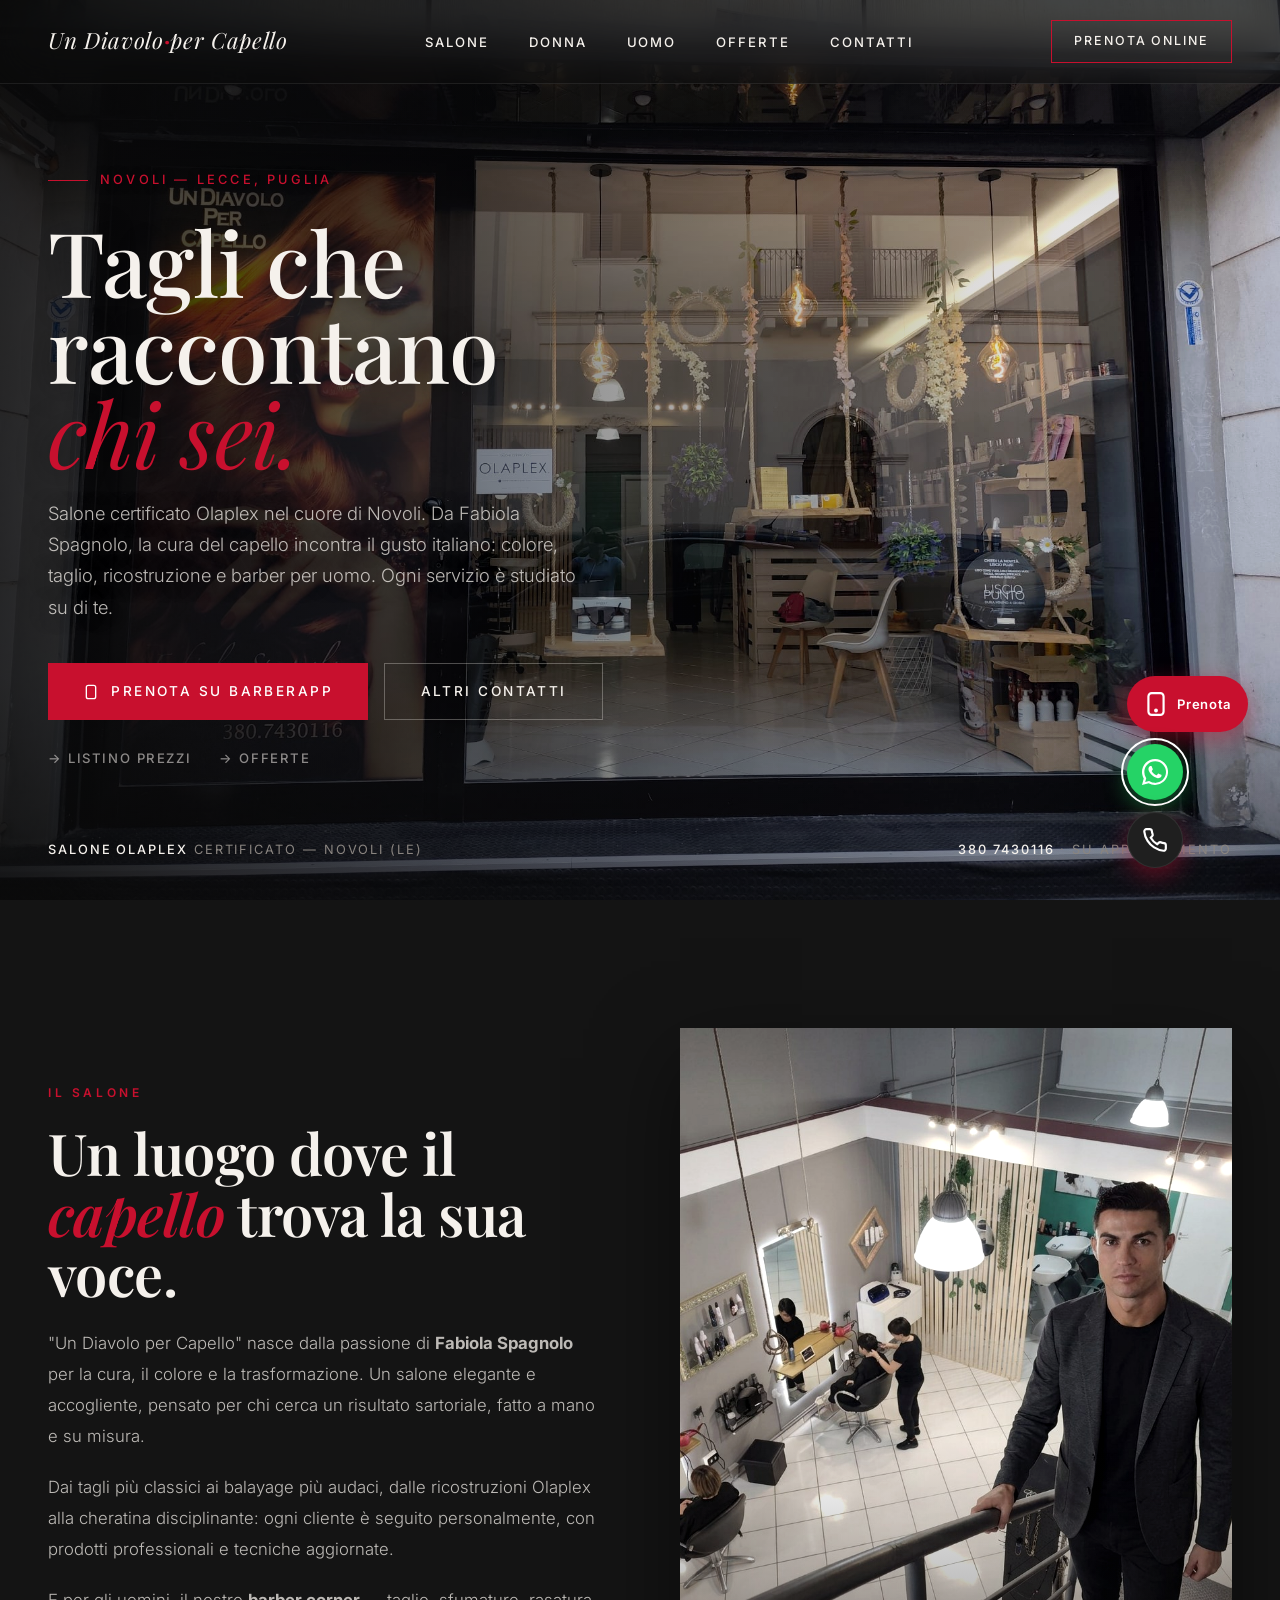
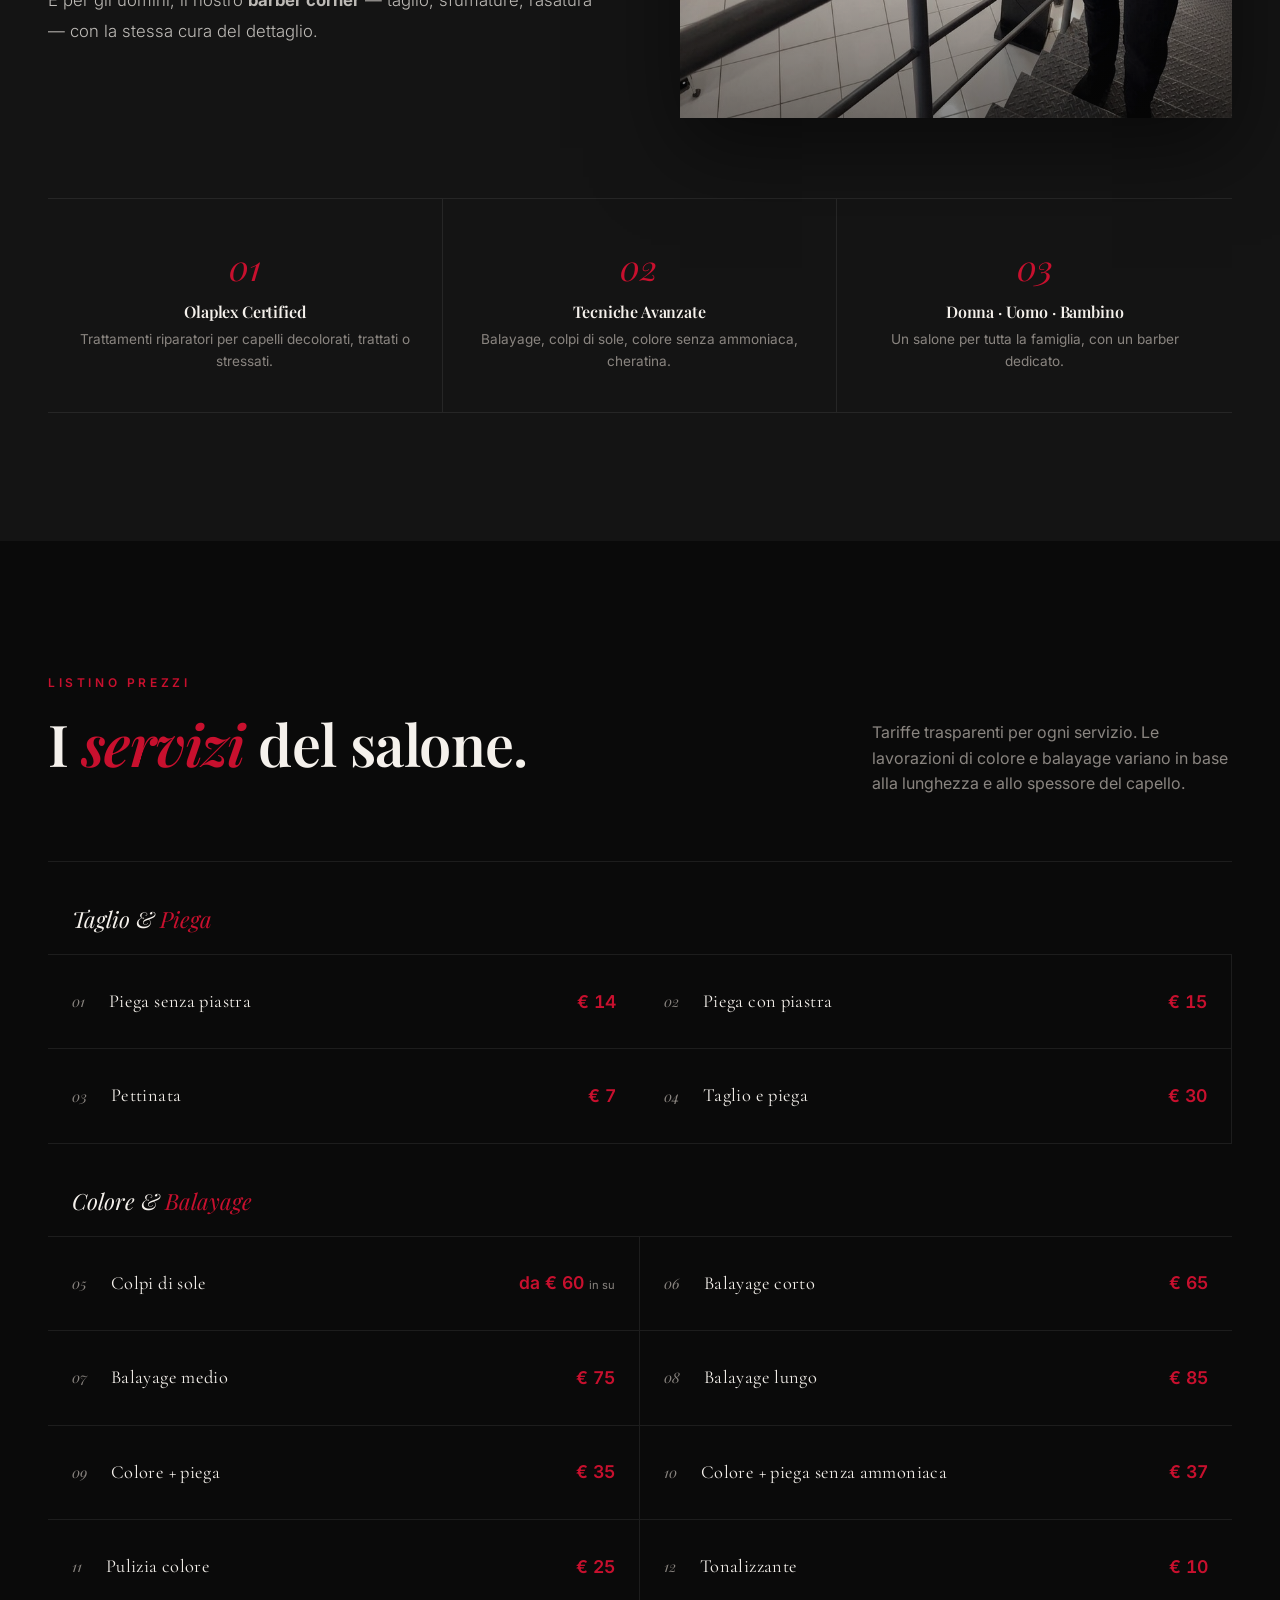
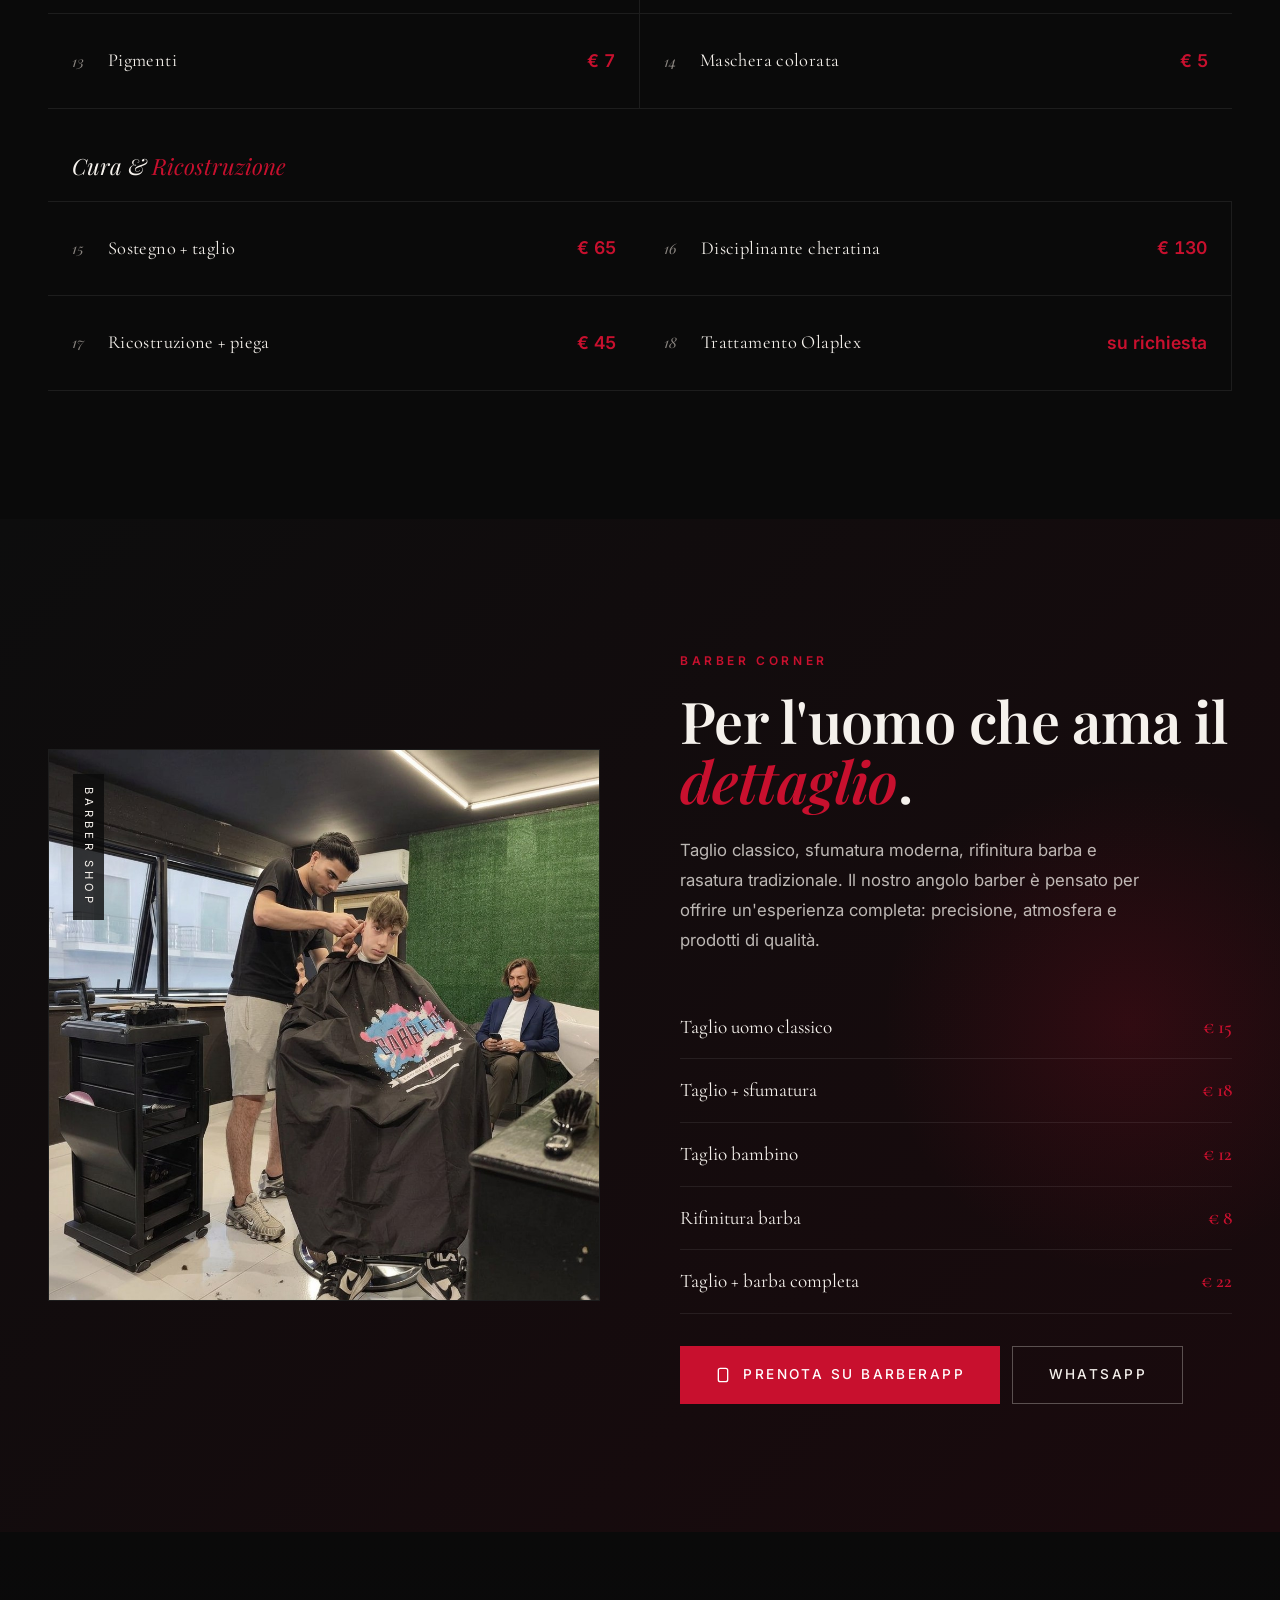
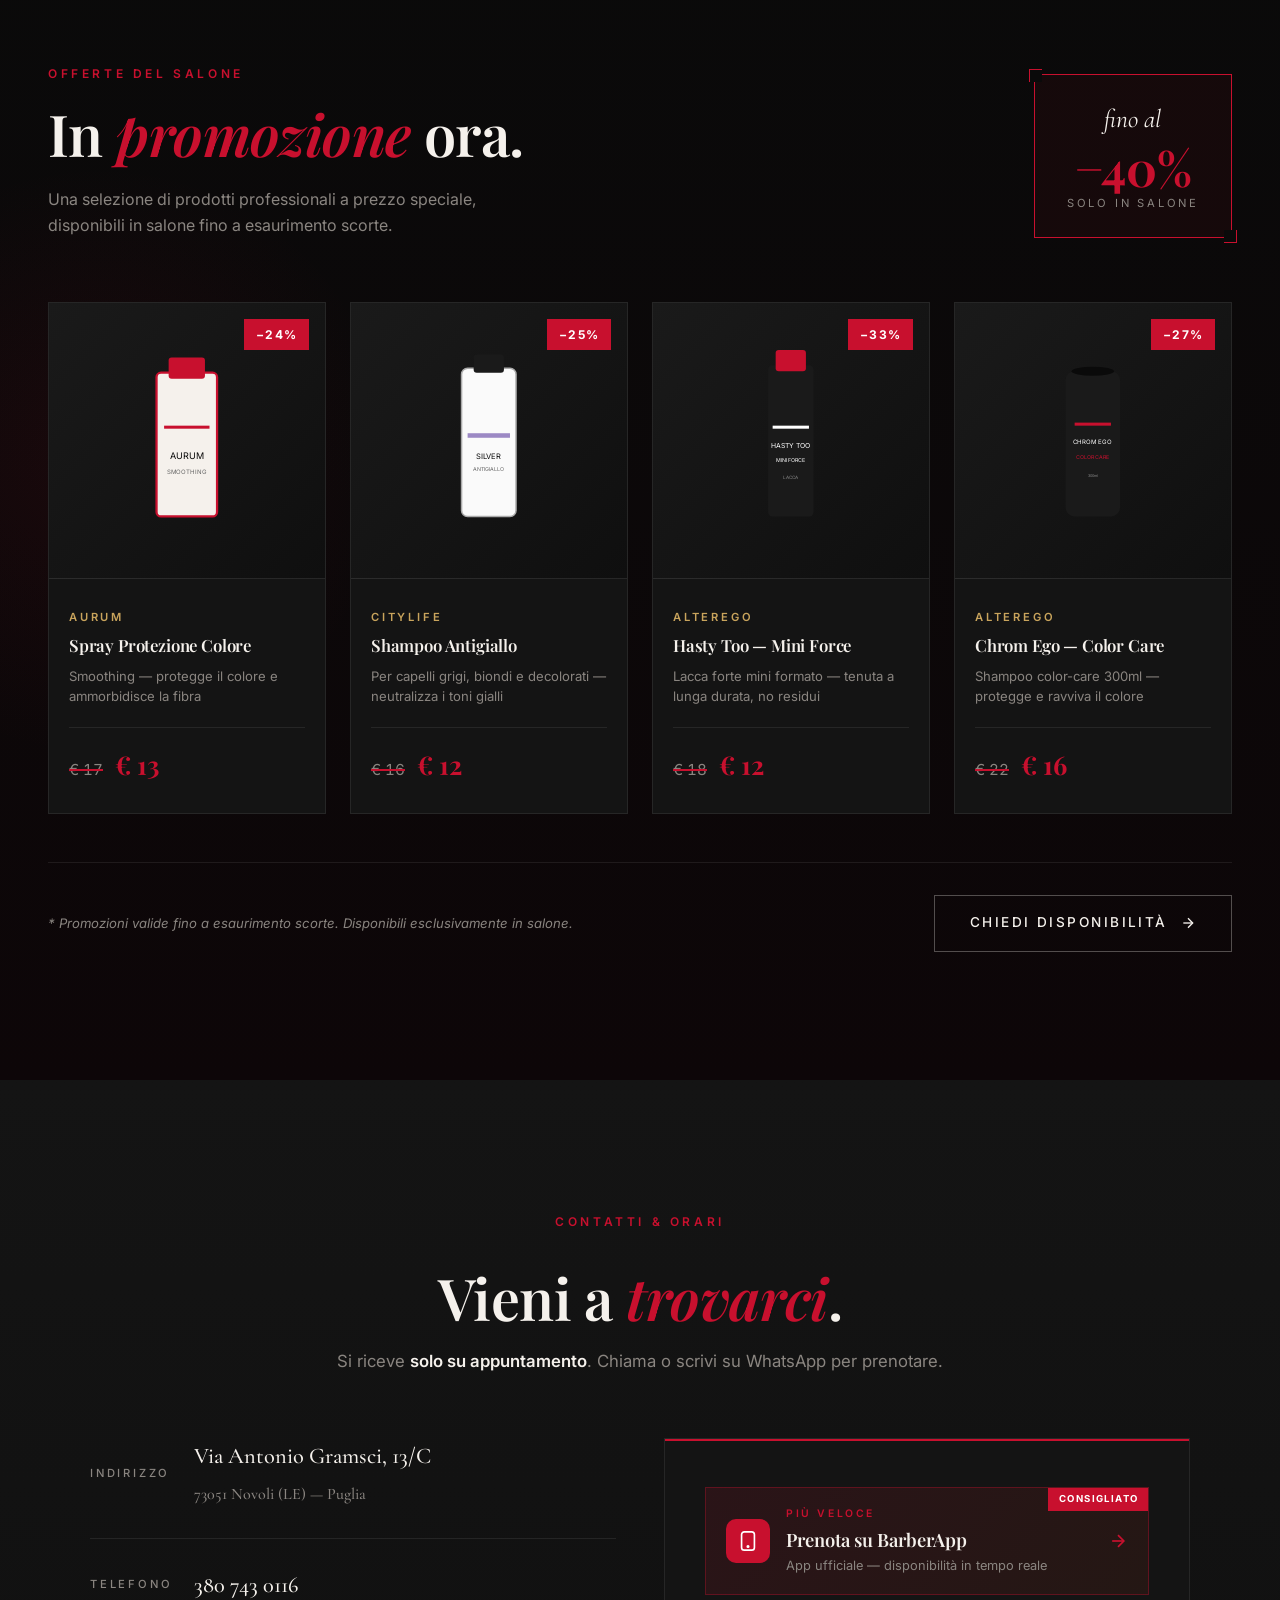
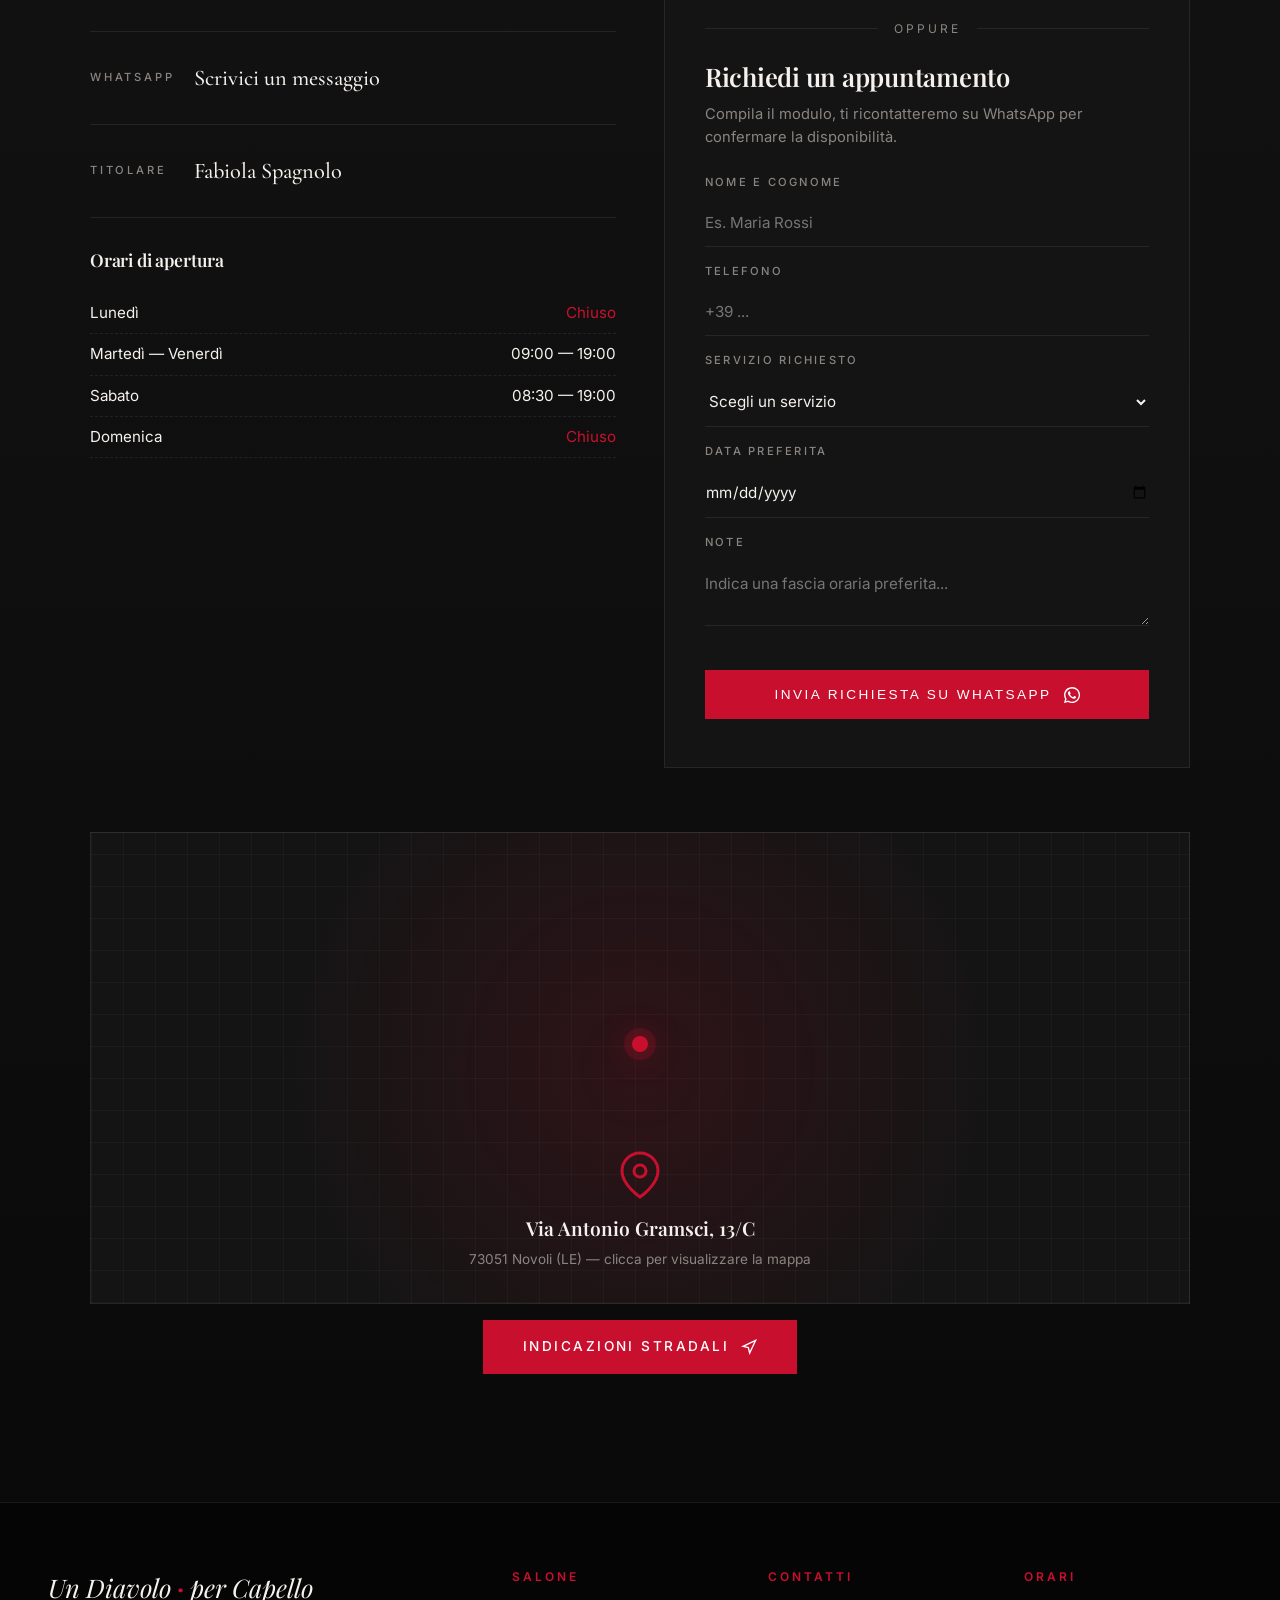
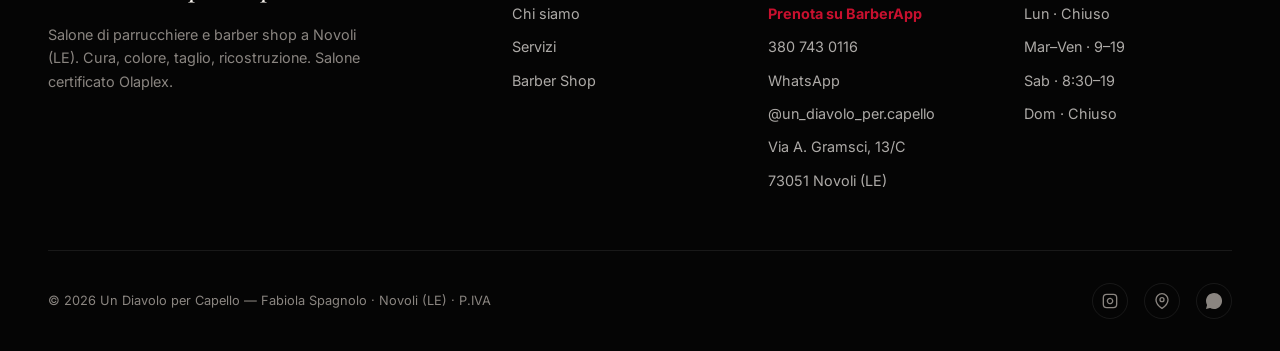
<file: index.html>
<!DOCTYPE html>
<html lang="it">
<head>
  <meta charset="UTF-8" />
  <meta name="viewport" content="width=device-width, initial-scale=1.0" />
  <title>Un Diavolo per Capello — Parrucchiere & Barber a Novoli | Fabiola Spagnolo</title>
  <meta name="description" content="Un Diavolo per Capello — Salone di parrucchiere e barber shop a Novoli (Lecce). Tagli, colore, balayage, ricostruzione, cheratina. Salone certificato Olaplex. Prenota: 380 7430116." />
  <meta name="keywords" content="parrucchiere Novoli, barber Novoli, salone Lecce, balayage Salento, Olaplex Puglia, Un Diavolo per Capello, Fabiola Spagnolo" />
  <meta property="og:title" content="Un Diavolo per Capello — Novoli" />
  <meta property="og:description" content="Salone di parrucchiere & barber shop a Novoli. Certificato Olaplex." />
  <meta property="og:type" content="website" />
  <link rel="preconnect" href="https://fonts.googleapis.com">
  <link rel="preconnect" href="https://fonts.gstatic.com" crossorigin>
  <link href="https://fonts.googleapis.com/css2?family=Cormorant+Garamond:wght@300;400;500;600;700&family=Inter:wght@300;400;500;600;700&family=Playfair+Display:ital,wght@0,400;0,600;0,700;1,400&display=swap" rel="stylesheet">
  <link rel="stylesheet" href="styles.css">
</head>
<body>

  <nav class="top" id="topnav">
    <a href="#" class="brand">Un Diavolo<span>·</span>per Capello</a>
    <ul id="navmenu">
      <li><a href="#story">Salone</a></li>
      <li><a href="donna.html">Donna</a></li>
      <li><a href="uomo.html">Uomo</a></li>
      <li><a href="#promo">Offerte</a></li>
      <li><a href="#contact">Contatti</a></li>
    </ul>
    <a href="https://www.barberapp.it/" target="_blank" rel="noopener" class="cta-nav">Prenota online</a>
    <button class="menu-toggle" aria-label="Menu" id="menuBtn">
      <svg viewBox="0 0 24 24" fill="none" stroke="currentColor" stroke-width="2"><line x1="3" y1="6" x2="21" y2="6"/><line x1="3" y1="12" x2="21" y2="12"/><line x1="3" y1="18" x2="21" y2="18"/></svg>
    </button>
  </nav>

  <!-- HERO -->
  <header class="hero">
    <div class="hero-inner">
      <div>
        <div class="hero-tag">Novoli — Lecce, Puglia</div>
        <h1>Tagli che<br/>raccontano<em>chi sei.</em></h1>
        <p class="lead">Salone certificato Olaplex nel cuore di Novoli. Da Fabiola Spagnolo, la cura del capello incontra il gusto italiano: colore, taglio, ricostruzione e barber per uomo. Ogni servizio è studiato su di te.</p>
        <div class="hero-actions">
          <a href="https://www.barberapp.it/" target="_blank" rel="noopener" class="btn btn-primary" id="barberAppCta">
            <svg viewBox="0 0 24 24" fill="none" stroke="currentColor" stroke-width="2"><rect x="5" y="2" width="14" height="20" rx="3"/><line x1="12" y1="18" x2="12" y2="18"/></svg>
            Prenota su BarberApp
          </a>
          <a href="#contact" class="btn btn-ghost">Altri contatti</a>
        </div>
        <div class="hero-quick">
          <a href="#services" class="quick-link">→ Listino prezzi</a>
          <a href="#promo" class="quick-link">→ Offerte</a>
        </div>
      </div>
    </div>
    <div class="hero-meta">
      <div><strong>Salone Olaplex</strong> certificato — Novoli (LE)</div>
      <div><strong>380 7430116</strong> · su appuntamento</div>
    </div>
  </header>

  <!-- STORY -->
  <section class="story" id="story">
    <div class="container">
      <div class="story-grid">
        <div class="story-text reveal">
          <div class="eyebrow">Il Salone</div>
          <h2 class="section-title">Un luogo dove il <em>capello</em> trova la sua voce.</h2>
          <p>"Un Diavolo per Capello" nasce dalla passione di <strong>Fabiola Spagnolo</strong> per la cura, il colore e la trasformazione. Un salone elegante e accogliente, pensato per chi cerca un risultato sartoriale, fatto a mano e su misura.</p>
          <p>Dai tagli più classici ai balayage più audaci, dalle ricostruzioni Olaplex alla cheratina disciplinante: ogni cliente è seguito personalmente, con prodotti professionali e tecniche aggiornate.</p>
          <p>E per gli uomini, il nostro <strong>barber corner</strong> — taglio, sfumature, rasatura — con la stessa cura del dettaglio.</p>
        </div>
        <div class="story-image reveal">
          <img src="images/ronaldo.jpg" alt="Un Diavolo per Capello — il salone visto dall'alto" loading="lazy"/>
        </div>
      </div>
      <div class="pillars">
        <div class="pillar reveal">
          <div class="num">01</div>
          <h4>Olaplex Certified</h4>
          <p>Trattamenti riparatori per capelli decolorati, trattati o stressati.</p>
        </div>
        <div class="pillar reveal">
          <div class="num">02</div>
          <h4>Tecniche Avanzate</h4>
          <p>Balayage, colpi di sole, colore senza ammoniaca, cheratina.</p>
        </div>
        <div class="pillar reveal">
          <div class="num">03</div>
          <h4>Donna · Uomo · Bambino</h4>
          <p>Un salone per tutta la famiglia, con un barber dedicato.</p>
        </div>
      </div>
    </div>
  </section>

  <!-- SERVICES -->
  <section class="services" id="services">
    <div class="container">
      <div class="services-header reveal">
        <div>
          <div class="eyebrow">Listino prezzi</div>
          <h2 class="section-title">I <em>servizi</em> del salone.</h2>
        </div>
        <p style="max-width: 360px; color: var(--muted);">Tariffe trasparenti per ogni servizio. Le lavorazioni di colore e balayage variano in base alla lunghezza e allo spessore del capello.</p>
      </div>

      <div class="services-grid">
        <div class="service-cat-title">Taglio &amp; <em>Piega</em></div>
        <div class="service-row reveal"><span class="num">01</span><span class="name">Piega senza piastra</span><span class="price">€ 14</span></div>
        <div class="service-row reveal"><span class="num">02</span><span class="name">Piega con piastra</span><span class="price">€ 15</span></div>
        <div class="service-row reveal"><span class="num">03</span><span class="name">Pettinata</span><span class="price">€ 7</span></div>
        <div class="service-row reveal"><span class="num">04</span><span class="name">Taglio e piega</span><span class="price">€ 30</span></div>

        <div class="service-cat-title">Colore &amp; <em>Balayage</em></div>
        <div class="service-row reveal"><span class="num">05</span><span class="name">Colpi di sole</span><span class="price">da € 60 <small>in su</small></span></div>
        <div class="service-row reveal"><span class="num">06</span><span class="name">Balayage corto</span><span class="price">€ 65</span></div>
        <div class="service-row reveal"><span class="num">07</span><span class="name">Balayage medio</span><span class="price">€ 75</span></div>
        <div class="service-row reveal"><span class="num">08</span><span class="name">Balayage lungo</span><span class="price">€ 85</span></div>
        <div class="service-row reveal"><span class="num">09</span><span class="name">Colore + piega</span><span class="price">€ 35</span></div>
        <div class="service-row reveal"><span class="num">10</span><span class="name">Colore + piega senza ammoniaca</span><span class="price">€ 37</span></div>
        <div class="service-row reveal"><span class="num">11</span><span class="name">Pulizia colore</span><span class="price">€ 25</span></div>
        <div class="service-row reveal"><span class="num">12</span><span class="name">Tonalizzante</span><span class="price">€ 10</span></div>
        <div class="service-row reveal"><span class="num">13</span><span class="name">Pigmenti</span><span class="price">€ 7</span></div>
        <div class="service-row reveal"><span class="num">14</span><span class="name">Maschera colorata</span><span class="price">€ 5</span></div>

        <div class="service-cat-title">Cura &amp; <em>Ricostruzione</em></div>
        <div class="service-row reveal"><span class="num">15</span><span class="name">Sostegno + taglio</span><span class="price">€ 65</span></div>
        <div class="service-row reveal"><span class="num">16</span><span class="name">Disciplinante cheratina</span><span class="price">€ 130</span></div>
        <div class="service-row reveal"><span class="num">17</span><span class="name">Ricostruzione + piega</span><span class="price">€ 45</span></div>
        <div class="service-row reveal"><span class="num">18</span><span class="name">Trattamento Olaplex</span><span class="price">su richiesta</span></div>
      </div>
    </div>
  </section>

  <!-- BARBER -->
  <section class="barber" id="barber">
    <div class="container">
      <div class="barber-grid">
        <div class="barber-image reveal">
          <span class="label">Barber Shop</span>
          <img src="images/barber.jpg" alt="Barber shop a Novoli — Un Diavolo per Capello" loading="lazy"/>
        </div>
        <div class="reveal">
          <div class="eyebrow">Barber Corner</div>
          <h2 class="section-title">Per l'uomo che ama il <em>dettaglio</em>.</h2>
          <p style="color: rgba(245,241,236,0.75); font-size: 1.05rem; line-height: 1.8; max-width: 480px;">Taglio classico, sfumatura moderna, rifinitura barba e rasatura tradizionale. Il nostro angolo barber è pensato per offrire un'esperienza completa: precisione, atmosfera e prodotti di qualità.</p>
          <ul class="barber-list">
            <li><span>Taglio uomo classico</span><span>€ 15</span></li>
            <li><span>Taglio + sfumatura</span><span>€ 18</span></li>
            <li><span>Taglio bambino</span><span>€ 12</span></li>
            <li><span>Rifinitura barba</span><span>€ 8</span></li>
            <li><span>Taglio + barba completa</span><span>€ 22</span></li>
          </ul>
          <div style="margin-top: 2rem; display: flex; gap: .75rem; flex-wrap: wrap;">
            <a href="https://www.barberapp.it/" target="_blank" rel="noopener" class="btn btn-primary">
              <svg viewBox="0 0 24 24" fill="none" stroke="currentColor" stroke-width="2"><rect x="5" y="2" width="14" height="20" rx="3"/><line x1="12" y1="18" x2="12" y2="18"/></svg>
              Prenota su BarberApp
            </a>
            <a href="https://wa.me/393807430116?text=Ciao%2C%20vorrei%20prenotare%20da%20barber" target="_blank" rel="noopener" class="btn btn-ghost">
              WhatsApp
            </a>
          </div>
        </div>
      </div>
    </div>
  </section>


  <!-- PROMO -->
  <section class="promo" id="promo">
    <div class="container">
      <div class="promo-header reveal">
        <div>
          <div class="eyebrow">Offerte del salone</div>
          <h2 class="section-title">In <em>promozione</em> ora.</h2>
          <p style="color: var(--muted); max-width: 480px;">Una selezione di prodotti professionali a prezzo speciale, disponibili in salone fino a esaurimento scorte.</p>
        </div>
        <div class="promo-badge reveal">
          <span class="serif" style="font-size: 1.6rem; font-style: italic;">fino al</span>
          <strong>−40%</strong>
          <span style="font-size: .7rem; letter-spacing: .25em; text-transform: uppercase; color: var(--muted);">Solo in salone</span>
        </div>
      </div>

      <div class="promo-grid">
        <div class="promo-card reveal">
          <div class="promo-tag">−24%</div>
          <div class="promo-img">
            <svg viewBox="0 0 80 120" fill="none" xmlns="http://www.w3.org/2000/svg">
              <rect x="20" y="15" width="40" height="95" rx="3" fill="#f5f1ec" stroke="#c8102e" stroke-width="1.5"/>
              <rect x="28" y="5" width="24" height="14" rx="2" fill="#c8102e"/>
              <rect x="25" y="50" width="30" height="2" fill="#c8102e"/>
              <text x="40" y="72" text-anchor="middle" font-size="6" fill="#0a0a0a" font-family="Inter">AURUM</text>
              <text x="40" y="82" text-anchor="middle" font-size="4" fill="#666" font-family="Inter">SMOOTHING</text>
            </svg>
          </div>
          <div class="promo-info">
            <span class="promo-cat">Aurum</span>
            <h4>Spray Protezione Colore</h4>
            <p>Smoothing — protegge il colore e ammorbidisce la fibra</p>
            <div class="promo-price">
              <span class="old">€ 17</span>
              <span class="new">€ 13</span>
            </div>
          </div>
        </div>

        <div class="promo-card reveal">
          <div class="promo-tag">−25%</div>
          <div class="promo-img">
            <svg viewBox="0 0 80 120" fill="none" xmlns="http://www.w3.org/2000/svg">
              <rect x="22" y="12" width="36" height="98" rx="4" fill="#fafafa" stroke="#aaa" stroke-width="1"/>
              <rect x="30" y="3" width="20" height="12" rx="2" fill="#1a1a1a"/>
              <rect x="26" y="55" width="28" height="3" fill="#9c89c4"/>
              <text x="40" y="72" text-anchor="middle" font-size="5" fill="#0a0a0a" font-family="Inter">SILVER</text>
              <text x="40" y="80" text-anchor="middle" font-size="3.5" fill="#666" font-family="Inter">ANTIGIALLO</text>
            </svg>
          </div>
          <div class="promo-info">
            <span class="promo-cat">Citylife</span>
            <h4>Shampoo Antigiallo</h4>
            <p>Per capelli grigi, biondi e decolorati — neutralizza i toni gialli</p>
            <div class="promo-price">
              <span class="old">€ 16</span>
              <span class="new">€ 12</span>
            </div>
          </div>
        </div>

        <div class="promo-card reveal">
          <div class="promo-tag">−33%</div>
          <div class="promo-img">
            <svg viewBox="0 0 80 120" fill="none" xmlns="http://www.w3.org/2000/svg">
              <rect x="25" y="10" width="30" height="100" rx="3" fill="#1a1a1a"/>
              <rect x="30" y="0" width="20" height="14" rx="2" fill="#c8102e"/>
              <rect x="28" y="50" width="24" height="2" fill="#fff"/>
              <text x="40" y="65" text-anchor="middle" font-size="4.5" fill="#fff" font-family="Inter">HASTY TOO</text>
              <text x="40" y="74" text-anchor="middle" font-size="3.5" fill="#fff" font-family="Inter">MINI FORCE</text>
              <text x="40" y="85" text-anchor="middle" font-size="3" fill="#888" font-family="Inter">LACCA</text>
            </svg>
          </div>
          <div class="promo-info">
            <span class="promo-cat">Alterego</span>
            <h4>Hasty Too — Mini Force</h4>
            <p>Lacca forte mini formato — tenuta a lunga durata, no residui</p>
            <div class="promo-price">
              <span class="old">€ 18</span>
              <span class="new">€ 12</span>
            </div>
          </div>
        </div>

        <div class="promo-card reveal">
          <div class="promo-tag">−27%</div>
          <div class="promo-img">
            <svg viewBox="0 0 80 120" fill="none" xmlns="http://www.w3.org/2000/svg">
              <rect x="22" y="14" width="36" height="96" rx="6" fill="#1a1a1a"/>
              <ellipse cx="40" cy="14" rx="14" ry="3" fill="#0a0a0a"/>
              <rect x="28" y="48" width="24" height="2" fill="#c8102e"/>
              <text x="40" y="62" text-anchor="middle" font-size="4" fill="#fff" font-family="Inter">CHROM EGO</text>
              <text x="40" y="72" text-anchor="middle" font-size="3.5" fill="#c8102e" font-family="Inter">COLOR CARE</text>
              <text x="40" y="84" text-anchor="middle" font-size="2.5" fill="#888" font-family="Inter">300ml</text>
            </svg>
          </div>
          <div class="promo-info">
            <span class="promo-cat">Alterego</span>
            <h4>Chrom Ego — Color Care</h4>
            <p>Shampoo color-care 300ml — protegge e ravviva il colore</p>
            <div class="promo-price">
              <span class="old">€ 22</span>
              <span class="new">€ 16</span>
            </div>
          </div>
        </div>
      </div>

      <div class="promo-foot reveal">
        <span>* Promozioni valide fino a esaurimento scorte. Disponibili esclusivamente in salone.</span>
        <a href="https://wa.me/393807430116?text=Ciao%2C%20vorrei%20informazioni%20sui%20prodotti%20in%20promozione" class="btn btn-ghost" target="_blank" rel="noopener">
          Chiedi disponibilità
          <svg viewBox="0 0 24 24" fill="none" stroke="currentColor" stroke-width="2"><line x1="5" y1="12" x2="19" y2="12"/><polyline points="12 5 19 12 12 19"/></svg>
        </a>
      </div>
    </div>
  </section>

  <!-- CONTACT -->
  <section class="contact" id="contact">
    <div class="container">
      <div class="contact-header reveal">
        <div class="eyebrow">Contatti &amp; Orari</div>
        <h2 class="section-title">Vieni a <em>trovarci</em>.</h2>
        <p>Si riceve <strong>solo su appuntamento</strong>. Chiama o scrivi su WhatsApp per prenotare.</p>
      </div>

      <div class="contact-grid">
        <div class="contact-info reveal">
          <div class="info-block">
            <span class="label">Indirizzo</span>
            <a class="value" href="https://www.google.com/maps/search/?api=1&query=Via+Antonio+Gramsci+13%2FC+73051+Novoli+LE" target="_blank" rel="noopener">Via Antonio Gramsci, 13/C<br/><span style="font-size: 1rem; color: var(--muted);">73051 Novoli (LE) — Puglia</span></a>
          </div>
          <div class="info-block">
            <span class="label">Telefono</span>
            <a href="tel:+393807430116" class="value">380 743 0116</a>
          </div>
          <div class="info-block">
            <span class="label">WhatsApp</span>
            <a href="https://wa.me/393807430116" target="_blank" rel="noopener" class="value">Scrivici un messaggio</a>
          </div>
          <div class="info-block">
            <span class="label">Titolare</span>
            <span class="value">Fabiola Spagnolo</span>
          </div>

          <h4 class="hours-title">Orari di apertura</h4>
          <ul class="hours-list">
            <li><span>Lunedì</span><span class="closed-day" style="color: var(--diavolo);">Chiuso</span></li>
            <li><span>Martedì — Venerdì</span><span>09:00 — 19:00</span></li>
            <li><span>Sabato</span><span>08:30 — 19:00</span></li>
            <li><span>Domenica</span><span class="closed-day" style="color: var(--diavolo);">Chiuso</span></li>
          </ul>
        </div>

        <div class="booking-card reveal">
          <a href="https://www.barberapp.it/" target="_blank" rel="noopener" class="barberapp-cta">
            <div class="ba-icon">
              <svg viewBox="0 0 24 24" fill="none" stroke="currentColor" stroke-width="1.8"><rect x="5" y="2" width="14" height="20" rx="3"/><circle cx="12" cy="18" r=".8" fill="currentColor"/></svg>
            </div>
            <div class="ba-info">
              <small>Più veloce</small>
              <strong>Prenota su BarberApp</strong>
              <span>App ufficiale — disponibilità in tempo reale</span>
            </div>
            <svg class="ba-arrow" viewBox="0 0 24 24" fill="none" stroke="currentColor" stroke-width="2"><line x1="5" y1="12" x2="19" y2="12"/><polyline points="12 5 19 12 12 19"/></svg>
          </a>
          <div class="or-divider"><span>oppure</span></div>
          <h3>Richiedi un appuntamento</h3>
          <p>Compila il modulo, ti ricontatteremo su WhatsApp per confermare la disponibilità.</p>
          <form id="bookingForm">
            <div class="form-group">
              <label>Nome e cognome</label>
              <input type="text" name="nome" required placeholder="Es. Maria Rossi"/>
            </div>
            <div class="form-group">
              <label>Telefono</label>
              <input type="tel" name="tel" required placeholder="+39 ..."/>
            </div>
            <div class="form-group">
              <label>Servizio richiesto</label>
              <select name="servizio" required>
                <option value="">Scegli un servizio</option>
                <option>Taglio e piega</option>
                <option>Colore + piega</option>
                <option>Balayage / colpi di sole</option>
                <option>Cheratina disciplinante</option>
                <option>Ricostruzione Olaplex</option>
                <option>Barber — taglio uomo</option>
                <option>Barber — taglio + barba</option>
                <option>Altro</option>
              </select>
            </div>
            <div class="form-group">
              <label>Data preferita</label>
              <input type="date" name="data"/>
            </div>
            <div class="form-group">
              <label>Note</label>
              <textarea name="note" rows="2" placeholder="Indica una fascia oraria preferita..."></textarea>
            </div>
            <button type="submit" class="btn btn-primary">
              Invia richiesta su WhatsApp
              <svg viewBox="0 0 24 24" fill="currentColor"><path d="M20.52 3.48A11.86 11.86 0 0 0 12.02 0C5.4 0 0 5.4 0 12.04c0 2.12.55 4.18 1.6 6L0 24l6.13-1.6a11.99 11.99 0 0 0 5.89 1.5h.01c6.62 0 12.02-5.4 12.02-12.04 0-3.21-1.25-6.23-3.53-8.38zm-8.5 18.5h-.01a9.96 9.96 0 0 1-5.07-1.39l-.36-.21-3.63.95.97-3.55-.24-.37a9.96 9.96 0 0 1-1.53-5.34c0-5.51 4.49-9.99 10-9.99a9.94 9.94 0 0 1 7.08 2.93 9.93 9.93 0 0 1 2.93 7.07c0 5.5-4.5 9.99-10.14 9.99zm5.49-7.45c-.3-.15-1.78-.88-2.06-.98-.27-.1-.47-.15-.67.15-.2.3-.78.98-.96 1.18-.18.2-.35.22-.65.07-.3-.15-1.27-.47-2.42-1.5a9.13 9.13 0 0 1-1.68-2.08c-.18-.3-.02-.46.13-.61.13-.13.3-.35.45-.52.15-.18.2-.3.3-.5.1-.2.05-.37-.02-.52-.07-.15-.67-1.62-.92-2.22-.24-.58-.49-.5-.67-.51l-.57-.01c-.2 0-.52.07-.79.37-.27.3-1.04 1.02-1.04 2.48 0 1.46 1.07 2.87 1.22 3.07.15.2 2.1 3.2 5.08 4.49.71.3 1.26.49 1.69.62.71.22 1.36.19 1.87.12.57-.09 1.78-.73 2.03-1.43.25-.7.25-1.3.18-1.43-.07-.13-.27-.2-.57-.35z"/></svg>
            </button>
          </form>
        </div>
      </div>

      <div class="map-row reveal">
        <div class="map-wrap" id="mapWrap">
          <a href="https://www.google.com/maps/search/?api=1&query=Via+Antonio+Gramsci+13%2FC+73051+Novoli+LE" target="_blank" rel="noopener" class="map-placeholder" id="mapTrigger">
            <svg viewBox="0 0 24 24" fill="none" stroke="currentColor" stroke-width="1.5" width="48" height="48"><path d="M21 10c0 7-9 13-9 13s-9-6-9-13a9 9 0 0 1 18 0z"/><circle cx="12" cy="10" r="3"/></svg>
            <strong>Via Antonio Gramsci, 13/C</strong>
            <span>73051 Novoli (LE) — clicca per visualizzare la mappa</span>
          </a>
        </div>
        <a href="https://www.google.com/maps/dir/?api=1&destination=Via+Antonio+Gramsci+13%2FC+73051+Novoli+LE" target="_blank" rel="noopener" class="btn btn-primary map-cta">
          Indicazioni stradali
          <svg viewBox="0 0 24 24" fill="none" stroke="currentColor" stroke-width="2"><polygon points="3 11 22 2 13 21 11 13 3 11"/></svg>
        </a>
      </div>
    </div>
  </section>

  <!-- FOOTER -->
  <footer>
    <div class="footer-inner">
      <div>
        <div class="footer-brand">Un Diavolo<span> · </span>per Capello</div>
        <p class="footer-tagline">Salone di parrucchiere e barber shop a Novoli (LE). Cura, colore, taglio, ricostruzione. Salone certificato Olaplex.</p>
      </div>
      <div>
        <h5>Salone</h5>
        <ul>
          <li><a href="#story">Chi siamo</a></li>
          <li><a href="#services">Servizi</a></li>
          <li><a href="#barber">Barber Shop</a></li>
        </ul>
      </div>
      <div>
        <h5>Contatti</h5>
        <ul>
          <li><a href="https://www.barberapp.it/" target="_blank" rel="noopener"><strong style="color: var(--diavolo);">Prenota su BarberApp</strong></a></li>
          <li><a href="tel:+393807430116">380 743 0116</a></li>
          <li><a href="https://wa.me/393807430116">WhatsApp</a></li>
          <li><a href="https://www.instagram.com/un_diavolo_per.capello/">@un_diavolo_per.capello</a></li>
          <li>Via A. Gramsci, 13/C</li>
          <li>73051 Novoli (LE)</li>
        </ul>
      </div>
      <div>
        <h5>Orari</h5>
        <ul>
          <li>Lun · Chiuso</li>
          <li>Mar–Ven · 9–19</li>
          <li>Sab · 8:30–19</li>
          <li>Dom · Chiuso</li>
        </ul>
      </div>
    </div>
    <div class="footer-bottom">
      <span>© <span id="year"></span> Un Diavolo per Capello — Fabiola Spagnolo · Novoli (LE) · P.IVA</span>
      <div class="socials">
        <a href="https://www.instagram.com/un_diavolo_per.capello/" target="_blank" rel="noopener" aria-label="Instagram"><svg viewBox="0 0 24 24" fill="none" stroke="currentColor" stroke-width="2"><rect x="2" y="2" width="20" height="20" rx="5"/><path d="M16 11.37A4 4 0 1 1 12.63 8 4 4 0 0 1 16 11.37z"/><line x1="17.5" y1="6.5" x2="17.51" y2="6.5"/></svg></a>
        <a href="https://www.google.com/maps/search/?api=1&query=Via+Antonio+Gramsci+13%2FC+73051+Novoli+LE" target="_blank" rel="noopener" aria-label="Maps"><svg viewBox="0 0 24 24" fill="none" stroke="currentColor" stroke-width="2"><path d="M21 10c0 7-9 13-9 13s-9-6-9-13a9 9 0 0 1 18 0z"/><circle cx="12" cy="10" r="3"/></svg></a>
        <a href="https://wa.me/393807430116" target="_blank" rel="noopener" aria-label="WhatsApp"><svg viewBox="0 0 24 24" fill="currentColor"><path d="M20.52 3.48A11.86 11.86 0 0 0 12.02 0C5.4 0 0 5.4 0 12.04c0 2.12.55 4.18 1.6 6L0 24l6.13-1.6a11.99 11.99 0 0 0 5.89 1.5h.01c6.62 0 12.02-5.4 12.02-12.04 0-3.21-1.25-6.23-3.53-8.38z"/></svg></a>
      </div>
    </div>
  </footer>

  <!-- FLOATING -->
  <div class="float-cta">
    <a href="https://www.barberapp.it/" target="_blank" rel="noopener" class="float-btn ba" aria-label="Prenota su BarberApp">
      <svg viewBox="0 0 24 24" fill="none" stroke="currentColor" stroke-width="2"><rect x="5" y="2" width="14" height="20" rx="3"/><circle cx="12" cy="18" r=".8" fill="currentColor"/></svg>
      <span class="float-label">Prenota</span>
    </a>
    <a href="https://wa.me/393807430116" class="float-btn wa" aria-label="WhatsApp">
      <svg viewBox="0 0 24 24" fill="currentColor"><path d="M20.52 3.48A11.86 11.86 0 0 0 12.02 0C5.4 0 0 5.4 0 12.04c0 2.12.55 4.18 1.6 6L0 24l6.13-1.6a11.99 11.99 0 0 0 5.89 1.5h.01c6.62 0 12.02-5.4 12.02-12.04 0-3.21-1.25-6.23-3.53-8.38zm-8.5 18.5h-.01a9.96 9.96 0 0 1-5.07-1.39l-.36-.21-3.63.95.97-3.55-.24-.37a9.96 9.96 0 0 1-1.53-5.34c0-5.51 4.49-9.99 10-9.99a9.94 9.94 0 0 1 7.08 2.93 9.93 9.93 0 0 1 2.93 7.07c0 5.5-4.5 9.99-10.14 9.99zm5.49-7.45c-.3-.15-1.78-.88-2.06-.98-.27-.1-.47-.15-.67.15-.2.3-.78.98-.96 1.18-.18.2-.35.22-.65.07-.3-.15-1.27-.47-2.42-1.5a9.13 9.13 0 0 1-1.68-2.08c-.18-.3-.02-.46.13-.61.13-.13.3-.35.45-.52.15-.18.2-.3.3-.5.1-.2.05-.37-.02-.52-.07-.15-.67-1.62-.92-2.22-.24-.58-.49-.5-.67-.51l-.57-.01c-.2 0-.52.07-.79.37-.27.3-1.04 1.02-1.04 2.48 0 1.46 1.07 2.87 1.22 3.07.15.2 2.1 3.2 5.08 4.49.71.3 1.26.49 1.69.62.71.22 1.36.19 1.87.12.57-.09 1.78-.73 2.03-1.43.25-.7.25-1.3.18-1.43-.07-.13-.27-.2-.57-.35z"/></svg>
    </a>
    <a href="tel:+393807430116" class="float-btn no-pulse" aria-label="Chiama" style="background: var(--char); border: 1px solid var(--line);">
      <svg viewBox="0 0 24 24" fill="none" stroke="currentColor" stroke-width="2"><path d="M22 16.92v3a2 2 0 0 1-2.18 2 19.79 19.79 0 0 1-8.63-3.07 19.5 19.5 0 0 1-6-6 19.79 19.79 0 0 1-3.07-8.67A2 2 0 0 1 4.11 2h3a2 2 0 0 1 2 1.72 12.84 12.84 0 0 0 .7 2.81 2 2 0 0 1-.45 2.11L8.09 9.91a16 16 0 0 0 6 6l1.27-1.27a2 2 0 0 1 2.11-.45 12.84 12.84 0 0 0 2.81.7A2 2 0 0 1 22 16.92z"/></svg>
    </a>
  </div>

  <script>
    // year
    document.getElementById('year').textContent = new Date().getFullYear();

    // nav scroll
    const nav = document.getElementById('topnav');
    window.addEventListener('scroll', () => {
      nav.classList.toggle('scrolled', window.scrollY > 30);
    });

    // mobile menu
    const menuBtn = document.getElementById('menuBtn');
    const menu = document.getElementById('navmenu');
    menuBtn.addEventListener('click', () => menu.classList.toggle('open'));
    menu.querySelectorAll('a').forEach(a => a.addEventListener('click', () => menu.classList.remove('open')));

    // reveal on scroll
    const io = new IntersectionObserver((entries) => {
      entries.forEach(e => {
        if (e.isIntersecting) { e.target.classList.add('in'); io.unobserve(e.target); }
      });
    }, { threshold: 0.12 });
    document.querySelectorAll('.reveal').forEach(el => io.observe(el));

    // booking form -> WhatsApp
    document.getElementById('bookingForm').addEventListener('submit', (e) => {
      e.preventDefault();
      const f = e.target;
      const data = new FormData(f);
      const msg = `*Nuova richiesta di appuntamento*%0A%0A` +
        `👤 Nome: ${encodeURIComponent(data.get('nome') || '')}%0A` +
        `📞 Tel: ${encodeURIComponent(data.get('tel') || '')}%0A` +
        `💇 Servizio: ${encodeURIComponent(data.get('servizio') || '')}%0A` +
        `📅 Data: ${encodeURIComponent(data.get('data') || 'da concordare')}%0A` +
        `📝 Note: ${encodeURIComponent(data.get('note') || '-')}`;
      window.open(`https://wa.me/393807430116?text=${msg}`, '_blank');
    });
  </script>
</body>
</html>
</file>
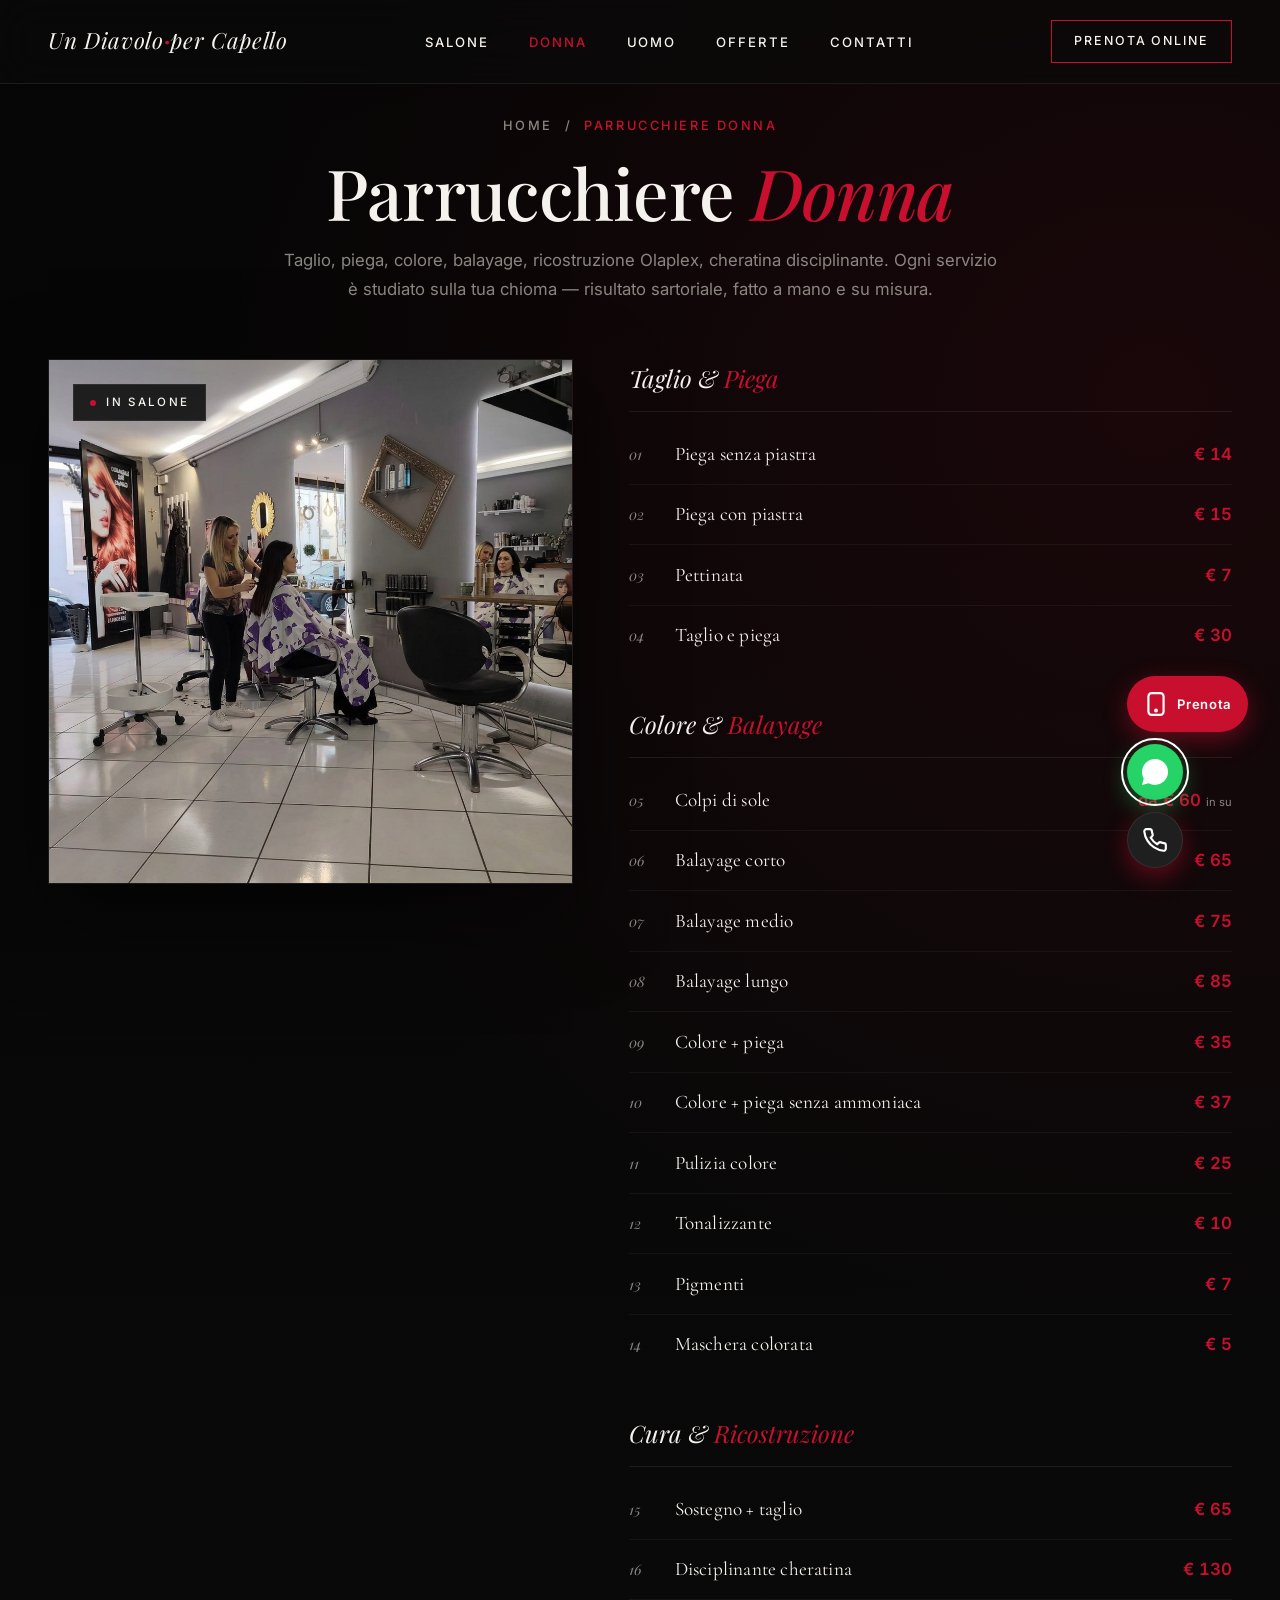
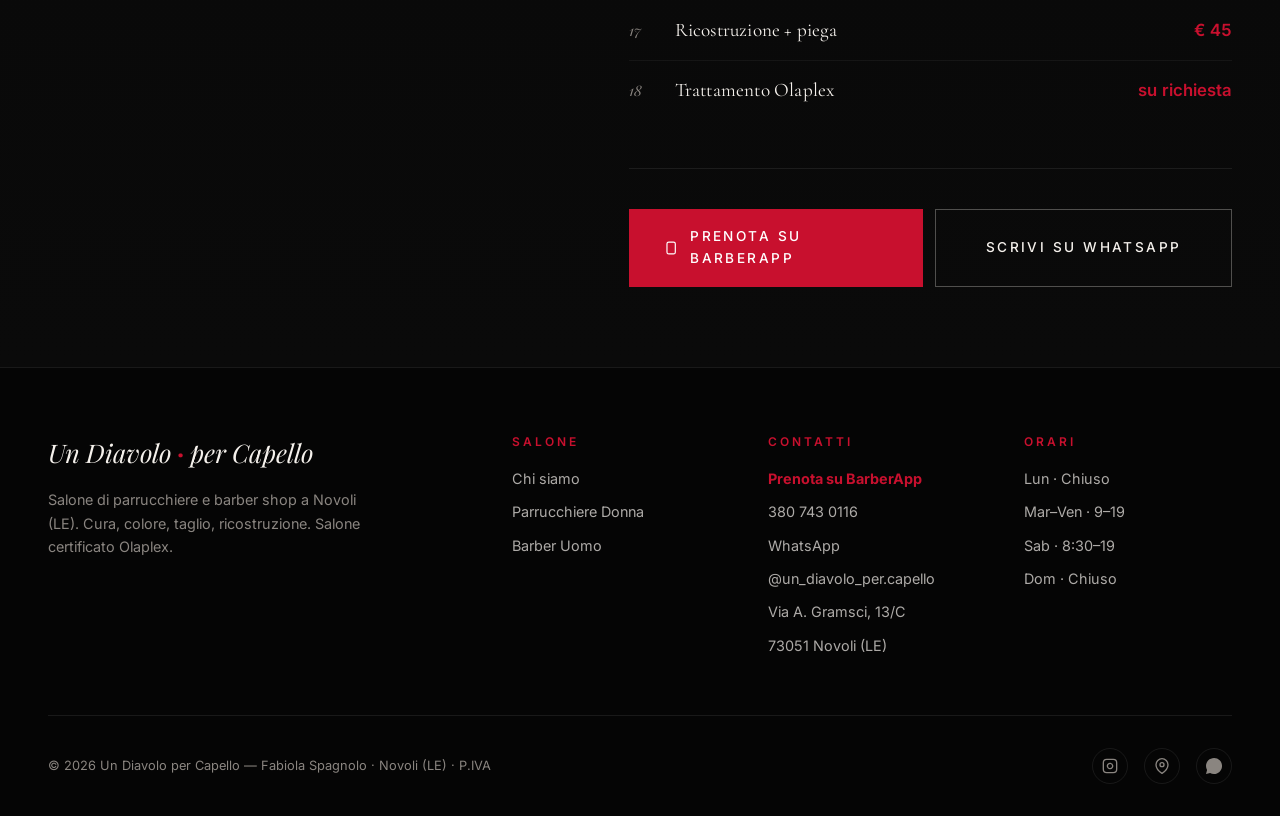
<file: donna.html>
<!DOCTYPE html>
<html lang="it">
<head>
  <meta charset="UTF-8" />
  <meta name="viewport" content="width=device-width, initial-scale=1.0" />
  <title>Parrucchiere Donna · Listino Prezzi — Un Diavolo per Capello, Novoli (LE)</title>
  <meta name="description" content="Listino prezzi parrucchiere donna a Novoli (LE) — taglio, piega, colore, balayage, ricostruzione Olaplex, cheratina. Salone certificato Olaplex." />
  <meta name="keywords" content="parrucchiere donna Novoli, listino prezzi parrucchiere Lecce, balayage Salento, Olaplex Puglia, cheratina Novoli" />
  <link rel="preconnect" href="https://fonts.googleapis.com">
  <link rel="preconnect" href="https://fonts.gstatic.com" crossorigin>
  <link href="https://fonts.googleapis.com/css2?family=Cormorant+Garamond:wght@300;400;500;600;700&family=Inter:wght@300;400;500;600;700&family=Playfair+Display:ital,wght@0,400;0,600;0,700;1,400&display=swap" rel="stylesheet">
  <link rel="stylesheet" href="styles.css">
  <style>
    /* === DONNA PAGE === */
    .donna-page {
      min-height: 100vh; padding: 7rem 3rem 5rem;
      background:
        radial-gradient(circle at 90% 20%, rgba(200,16,46,0.1), transparent 50%),
        linear-gradient(180deg, #050505 0%, #0a0a0a 100%);
    }
    .donna-header {
      text-align: center; max-width: 720px; margin: 0 auto 3.5rem;
    }
    .donna-header .breadcrumb {
      font-size: .8rem; letter-spacing: .2em; text-transform: uppercase;
      color: var(--diavolo); margin-bottom: 1.25rem; font-weight: 500;
      display: inline-flex; align-items: center; gap: .75rem;
    }
    .donna-header .breadcrumb a { color: var(--muted); transition: color .25s; }
    .donna-header .breadcrumb a:hover { color: var(--bone); }
    .donna-header h1 {
      font-family: 'Playfair Display', serif;
      font-size: clamp(2.4rem, 5.5vw, 4.5rem); line-height: 1.05;
      font-weight: 500; margin-bottom: 1rem; color: var(--bone);
    }
    .donna-header h1 em { color: var(--diavolo); font-style: italic; }
    .donna-header p {
      color: var(--muted); font-size: 1.05rem; line-height: 1.7;
    }

    .donna-grid {
      max-width: 1300px; margin: 0 auto;
      display: grid; grid-template-columns: 1fr 1.15fr; gap: 3.5rem;
      align-items: start;
    }
    .donna-photo {
      position: sticky; top: 6rem;
      aspect-ratio: 1/1; overflow: hidden;
      border: 1px solid var(--line);
      box-shadow: 0 30px 80px rgba(0,0,0,0.5);
    }
    .donna-photo img {
      width: 100%; height: 100%; object-fit: cover;
      transition: transform 1s ease;
    }
    .donna-photo:hover img { transform: scale(1.04); }
    .donna-photo .photo-tag {
      position: absolute; top: 1.5rem; left: 1.5rem; z-index: 2;
      display: inline-flex; align-items: center; gap: .65rem;
      padding: .5rem 1rem; background: rgba(10,10,10,0.85);
      backdrop-filter: blur(10px); border: 1px solid var(--line);
      font-size: .72rem; letter-spacing: .2em; text-transform: uppercase;
      color: var(--bone); font-weight: 500;
    }
    .donna-photo .photo-tag .dot {
      width: 6px; height: 6px; border-radius: 50%; background: var(--diavolo);
    }

    .donna-prices { }
    .price-cat {
      margin-bottom: 2.5rem;
    }
    .price-cat-title {
      font-family: 'Playfair Display', serif; font-size: 1.5rem;
      font-style: italic; color: var(--bone); margin-bottom: .75rem;
      padding-bottom: .85rem; border-bottom: 1px solid var(--line);
    }
    .price-cat-title em { color: var(--diavolo); font-style: italic; }
    .price-row {
      display: grid; grid-template-columns: 30px 1fr auto; gap: 1rem;
      align-items: center; padding: .9rem 0;
      border-bottom: 1px solid rgba(255,255,255,0.05);
      transition: all .25s; position: relative;
    }
    .price-row:last-child { border-bottom: none; }
    .price-row::before {
      content: ''; position: absolute; left: -1rem; top: 0; bottom: 0; width: 0;
      background: var(--diavolo); transition: width .25s;
    }
    .price-row:hover::before { width: 3px; }
    .price-row:hover { background: rgba(200,16,46,0.04); padding-left: .5rem; }
    .price-row .num {
      font-family: 'Playfair Display', serif; font-style: italic;
      color: var(--muted); font-size: .9rem;
    }
    .price-row .name {
      font-family: 'Cormorant Garamond', serif; font-size: 1.2rem;
      color: var(--bone); letter-spacing: .01em;
    }
    .price-row .price {
      font-size: 1.05rem; color: var(--diavolo); font-weight: 600;
      font-variant-numeric: tabular-nums;
    }
    .price-row .price small {
      color: var(--muted); font-size: .7rem; font-weight: 400;
    }

    .donna-cta {
      margin-top: 3rem; padding-top: 2.5rem;
      border-top: 1px solid var(--line);
      display: flex; gap: .75rem; flex-wrap: wrap;
    }
    .donna-cta .btn { flex: 1; min-width: 200px; justify-content: center; }

    @media (max-width: 980px) {
      .donna-page { padding: 6rem 1.25rem 3rem; }
      .donna-grid { grid-template-columns: 1fr; gap: 2.5rem; }
      .donna-photo { position: static; aspect-ratio: 4/3; }
      .donna-header { margin-bottom: 2.5rem; }
      .price-cat { margin-bottom: 2rem; }
      .price-row .name { font-size: 1.05rem; }
      .donna-cta .btn { flex: 1 1 100%; }
    }
  </style>
</head>
<body>

  <nav class="top" id="topnav">
    <a href="index.html" class="brand">Un Diavolo<span>·</span>per Capello</a>
    <ul id="navmenu">
      <li><a href="index.html#story">Salone</a></li>
      <li><a href="donna.html" style="color: var(--diavolo);">Donna</a></li>
      <li><a href="uomo.html">Uomo</a></li>
      <li><a href="index.html#promo">Offerte</a></li>
      <li><a href="index.html#contact">Contatti</a></li>
    </ul>
    <a href="https://www.barberapp.it/" target="_blank" rel="noopener" class="cta-nav">Prenota online</a>
    <button class="menu-toggle" aria-label="Menu" id="menuBtn">
      <svg viewBox="0 0 24 24" fill="none" stroke="currentColor" stroke-width="2"><line x1="3" y1="6" x2="21" y2="6"/><line x1="3" y1="12" x2="21" y2="12"/><line x1="3" y1="18" x2="21" y2="18"/></svg>
    </button>
  </nav>

  <main class="donna-page">
    <div class="donna-header">
      <div class="breadcrumb">
        <a href="index.html">Home</a> <span style="color: var(--muted);">/</span> <span>Parrucchiere Donna</span>
      </div>
      <h1>Parrucchiere <em>Donna</em></h1>
      <p>Taglio, piega, colore, balayage, ricostruzione Olaplex, cheratina disciplinante. Ogni servizio è studiato sulla tua chioma — risultato sartoriale, fatto a mano e su misura.</p>
    </div>

    <div class="donna-grid">
      <!-- PHOTO -->
      <div class="donna-photo reveal">
        <span class="photo-tag"><span class="dot"></span> In salone</span>
        <img src="images/donna-hero.jpg" alt="Salone parrucchiere donna a Novoli — Un Diavolo per Capello"/>
      </div>

      <!-- PRICES -->
      <div class="donna-prices">

        <div class="price-cat reveal">
          <div class="price-cat-title">Taglio &amp; <em>Piega</em></div>
          <div class="price-row"><span class="num">01</span><span class="name">Piega senza piastra</span><span class="price">€ 14</span></div>
          <div class="price-row"><span class="num">02</span><span class="name">Piega con piastra</span><span class="price">€ 15</span></div>
          <div class="price-row"><span class="num">03</span><span class="name">Pettinata</span><span class="price">€ 7</span></div>
          <div class="price-row"><span class="num">04</span><span class="name">Taglio e piega</span><span class="price">€ 30</span></div>
        </div>

        <div class="price-cat reveal">
          <div class="price-cat-title">Colore &amp; <em>Balayage</em></div>
          <div class="price-row"><span class="num">05</span><span class="name">Colpi di sole</span><span class="price">da € 60 <small>in su</small></span></div>
          <div class="price-row"><span class="num">06</span><span class="name">Balayage corto</span><span class="price">€ 65</span></div>
          <div class="price-row"><span class="num">07</span><span class="name">Balayage medio</span><span class="price">€ 75</span></div>
          <div class="price-row"><span class="num">08</span><span class="name">Balayage lungo</span><span class="price">€ 85</span></div>
          <div class="price-row"><span class="num">09</span><span class="name">Colore + piega</span><span class="price">€ 35</span></div>
          <div class="price-row"><span class="num">10</span><span class="name">Colore + piega senza ammoniaca</span><span class="price">€ 37</span></div>
          <div class="price-row"><span class="num">11</span><span class="name">Pulizia colore</span><span class="price">€ 25</span></div>
          <div class="price-row"><span class="num">12</span><span class="name">Tonalizzante</span><span class="price">€ 10</span></div>
          <div class="price-row"><span class="num">13</span><span class="name">Pigmenti</span><span class="price">€ 7</span></div>
          <div class="price-row"><span class="num">14</span><span class="name">Maschera colorata</span><span class="price">€ 5</span></div>
        </div>

        <div class="price-cat reveal">
          <div class="price-cat-title">Cura &amp; <em>Ricostruzione</em></div>
          <div class="price-row"><span class="num">15</span><span class="name">Sostegno + taglio</span><span class="price">€ 65</span></div>
          <div class="price-row"><span class="num">16</span><span class="name">Disciplinante cheratina</span><span class="price">€ 130</span></div>
          <div class="price-row"><span class="num">17</span><span class="name">Ricostruzione + piega</span><span class="price">€ 45</span></div>
          <div class="price-row"><span class="num">18</span><span class="name">Trattamento Olaplex</span><span class="price">su richiesta</span></div>
        </div>

        <div class="donna-cta reveal">
          <a href="https://www.barberapp.it/" target="_blank" rel="noopener" class="btn btn-primary">
            <svg viewBox="0 0 24 24" fill="none" stroke="currentColor" stroke-width="2"><rect x="5" y="2" width="14" height="20" rx="3"/><line x1="12" y1="18" x2="12" y2="18"/></svg>
            Prenota su BarberApp
          </a>
          <a href="https://wa.me/393807430116?text=Ciao%2C%20vorrei%20prenotare%20un%20servizio%20donna" target="_blank" rel="noopener" class="btn btn-ghost">
            Scrivi su WhatsApp
          </a>
        </div>

      </div>
    </div>
  </main>

  <!-- FOOTER -->
  <footer>
    <div class="footer-inner">
      <div>
        <div class="footer-brand">Un Diavolo<span> · </span>per Capello</div>
        <p class="footer-tagline">Salone di parrucchiere e barber shop a Novoli (LE). Cura, colore, taglio, ricostruzione. Salone certificato Olaplex.</p>
      </div>
      <div>
        <h5>Salone</h5>
        <ul>
          <li><a href="index.html#story">Chi siamo</a></li>
          <li><a href="donna.html">Parrucchiere Donna</a></li>
          <li><a href="uomo.html">Barber Uomo</a></li>
        </ul>
      </div>
      <div>
        <h5>Contatti</h5>
        <ul>
          <li><a href="https://www.barberapp.it/" target="_blank" rel="noopener"><strong style="color: var(--diavolo);">Prenota su BarberApp</strong></a></li>
          <li><a href="tel:+393807430116">380 743 0116</a></li>
          <li><a href="https://wa.me/393807430116">WhatsApp</a></li>
          <li><a href="https://www.instagram.com/un_diavolo_per.capello/">@un_diavolo_per.capello</a></li>
          <li>Via A. Gramsci, 13/C</li>
          <li>73051 Novoli (LE)</li>
        </ul>
      </div>
      <div>
        <h5>Orari</h5>
        <ul>
          <li>Lun · Chiuso</li>
          <li>Mar–Ven · 9–19</li>
          <li>Sab · 8:30–19</li>
          <li>Dom · Chiuso</li>
        </ul>
      </div>
    </div>
    <div class="footer-bottom">
      <span>© <span id="year"></span> Un Diavolo per Capello — Fabiola Spagnolo · Novoli (LE) · P.IVA</span>
      <div class="socials">
        <a href="https://www.instagram.com/un_diavolo_per.capello/" target="_blank" rel="noopener" aria-label="Instagram"><svg viewBox="0 0 24 24" fill="none" stroke="currentColor" stroke-width="2"><rect x="2" y="2" width="20" height="20" rx="5"/><path d="M16 11.37A4 4 0 1 1 12.63 8 4 4 0 0 1 16 11.37z"/><line x1="17.5" y1="6.5" x2="17.51" y2="6.5"/></svg></a>
        <a href="https://www.google.com/maps/search/?api=1&query=Via+Antonio+Gramsci+13%2FC+73051+Novoli+LE" target="_blank" rel="noopener" aria-label="Maps"><svg viewBox="0 0 24 24" fill="none" stroke="currentColor" stroke-width="2"><path d="M21 10c0 7-9 13-9 13s-9-6-9-13a9 9 0 0 1 18 0z"/><circle cx="12" cy="10" r="3"/></svg></a>
        <a href="https://wa.me/393807430116" target="_blank" rel="noopener" aria-label="WhatsApp"><svg viewBox="0 0 24 24" fill="currentColor"><path d="M20.52 3.48A11.86 11.86 0 0 0 12.02 0C5.4 0 0 5.4 0 12.04c0 2.12.55 4.18 1.6 6L0 24l6.13-1.6a11.99 11.99 0 0 0 5.89 1.5h.01c6.62 0 12.02-5.4 12.02-12.04 0-3.21-1.25-6.23-3.53-8.38z"/></svg></a>
      </div>
    </div>
  </footer>

  <!-- FLOATING -->
  <div class="float-cta">
    <a href="https://www.barberapp.it/" target="_blank" rel="noopener" class="float-btn ba" aria-label="Prenota su BarberApp">
      <svg viewBox="0 0 24 24" fill="none" stroke="currentColor" stroke-width="2"><rect x="5" y="2" width="14" height="20" rx="3"/><circle cx="12" cy="18" r=".8" fill="currentColor"/></svg>
      <span class="float-label">Prenota</span>
    </a>
    <a href="https://wa.me/393807430116" class="float-btn wa" aria-label="WhatsApp">
      <svg viewBox="0 0 24 24" fill="currentColor"><path d="M20.52 3.48A11.86 11.86 0 0 0 12.02 0C5.4 0 0 5.4 0 12.04c0 2.12.55 4.18 1.6 6L0 24l6.13-1.6a11.99 11.99 0 0 0 5.89 1.5h.01c6.62 0 12.02-5.4 12.02-12.04 0-3.21-1.25-6.23-3.53-8.38z"/></svg>
    </a>
    <a href="tel:+393807430116" class="float-btn no-pulse" aria-label="Chiama" style="background: var(--char); border: 1px solid var(--line);">
      <svg viewBox="0 0 24 24" fill="none" stroke="currentColor" stroke-width="2"><path d="M22 16.92v3a2 2 0 0 1-2.18 2 19.79 19.79 0 0 1-8.63-3.07 19.5 19.5 0 0 1-6-6 19.79 19.79 0 0 1-3.07-8.67A2 2 0 0 1 4.11 2h3a2 2 0 0 1 2 1.72 12.84 12.84 0 0 0 .7 2.81 2 2 0 0 1-.45 2.11L8.09 9.91a16 16 0 0 0 6 6l1.27-1.27a2 2 0 0 1 2.11-.45 12.84 12.84 0 0 0 2.81.7A2 2 0 0 1 22 16.92z"/></svg>
    </a>
  </div>

  <script>
    document.getElementById('year').textContent = new Date().getFullYear();
    const nav = document.getElementById('topnav');
    window.addEventListener('scroll', () => nav.classList.toggle('scrolled', window.scrollY > 30));
    const menuBtn = document.getElementById('menuBtn');
    const menu = document.getElementById('navmenu');
    menuBtn.addEventListener('click', () => menu.classList.toggle('open'));
    menu.querySelectorAll('a').forEach(a => a.addEventListener('click', () => menu.classList.remove('open')));
    const io = new IntersectionObserver((entries) => {
      entries.forEach(e => { if (e.isIntersecting) { e.target.classList.add('in'); io.unobserve(e.target); } });
    }, { threshold: 0.12 });
    document.querySelectorAll('.reveal').forEach(el => io.observe(el));
  </script>
</body>
</html>
</file>
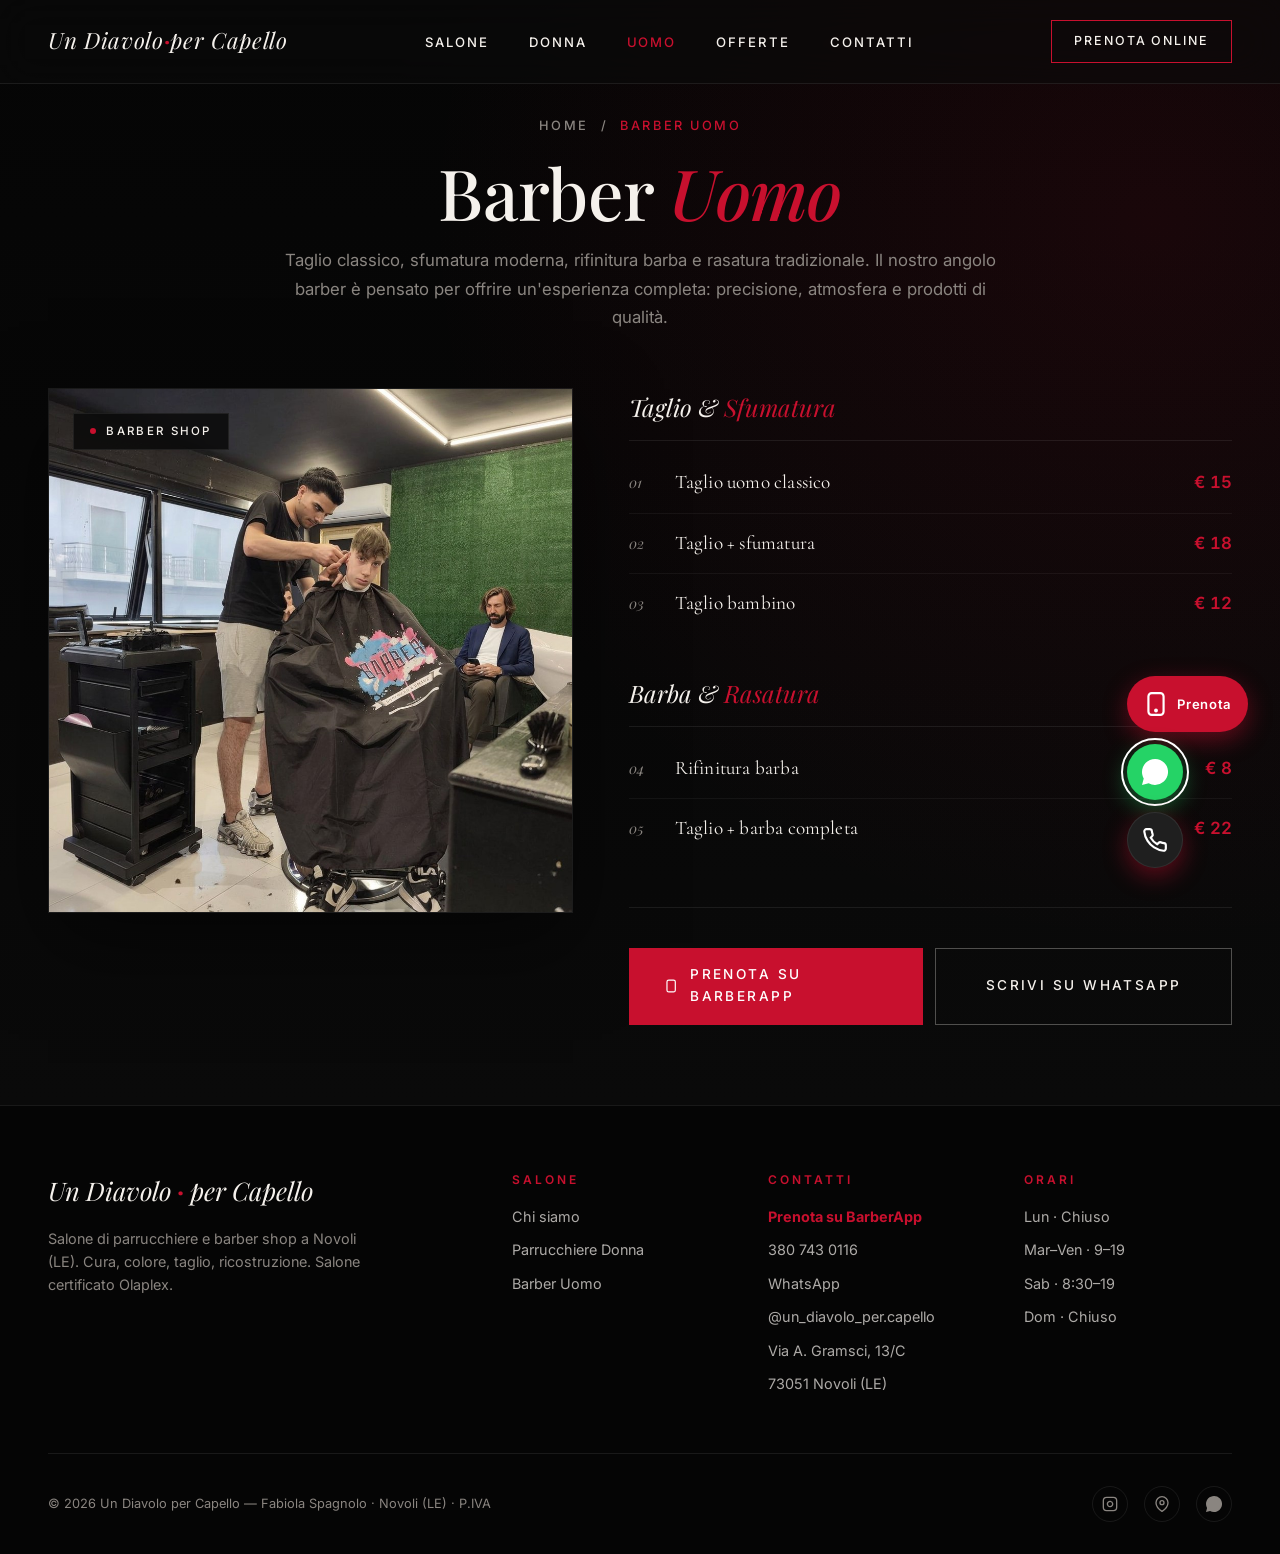
<file: uomo.html>
<!DOCTYPE html>
<html lang="it">
<head>
  <meta charset="UTF-8" />
  <meta name="viewport" content="width=device-width, initial-scale=1.0" />
  <title>Barber Uomo · Listino Prezzi — Un Diavolo per Capello, Novoli (LE)</title>
  <meta name="description" content="Listino prezzi barber uomo a Novoli (LE) — taglio classico, sfumatura moderna, rifinitura barba, rasatura tradizionale. Esperienza completa." />
  <meta name="keywords" content="barber uomo Novoli, taglio uomo Lecce, sfumatura Salento, rasatura tradizionale Puglia, taglio bambino Novoli" />
  <link rel="preconnect" href="https://fonts.googleapis.com">
  <link rel="preconnect" href="https://fonts.gstatic.com" crossorigin>
  <link href="https://fonts.googleapis.com/css2?family=Cormorant+Garamond:wght@300;400;500;600;700&family=Inter:wght@300;400;500;600;700&family=Playfair+Display:ital,wght@0,400;0,600;0,700;1,400&display=swap" rel="stylesheet">
  <link rel="stylesheet" href="styles.css">
  <style>
    /* === UOMO PAGE === */
    .donna-page {
      min-height: 100vh; padding: 7rem 3rem 5rem;
      background:
        radial-gradient(circle at 90% 20%, rgba(200,16,46,0.1), transparent 50%),
        linear-gradient(180deg, #050505 0%, #0a0a0a 100%);
    }
    .donna-header {
      text-align: center; max-width: 720px; margin: 0 auto 3.5rem;
    }
    .donna-header .breadcrumb {
      font-size: .8rem; letter-spacing: .2em; text-transform: uppercase;
      color: var(--diavolo); margin-bottom: 1.25rem; font-weight: 500;
      display: inline-flex; align-items: center; gap: .75rem;
    }
    .donna-header .breadcrumb a { color: var(--muted); transition: color .25s; }
    .donna-header .breadcrumb a:hover { color: var(--bone); }
    .donna-header h1 {
      font-family: 'Playfair Display', serif;
      font-size: clamp(2.4rem, 5.5vw, 4.5rem); line-height: 1.05;
      font-weight: 500; margin-bottom: 1rem; color: var(--bone);
    }
    .donna-header h1 em { color: var(--diavolo); font-style: italic; }
    .donna-header p {
      color: var(--muted); font-size: 1.05rem; line-height: 1.7;
    }

    .donna-grid {
      max-width: 1300px; margin: 0 auto;
      display: grid; grid-template-columns: 1fr 1.15fr; gap: 3.5rem;
      align-items: start;
    }
    .donna-photo {
      position: sticky; top: 6rem;
      aspect-ratio: 1/1; overflow: hidden;
      border: 1px solid var(--line);
      box-shadow: 0 30px 80px rgba(0,0,0,0.5);
    }
    .donna-photo img {
      width: 100%; height: 100%; object-fit: cover;
      transition: transform 1s ease;
    }
    .donna-photo:hover img { transform: scale(1.04); }
    .donna-photo .photo-tag {
      position: absolute; top: 1.5rem; left: 1.5rem; z-index: 2;
      display: inline-flex; align-items: center; gap: .65rem;
      padding: .5rem 1rem; background: rgba(10,10,10,0.85);
      backdrop-filter: blur(10px); border: 1px solid var(--line);
      font-size: .72rem; letter-spacing: .2em; text-transform: uppercase;
      color: var(--bone); font-weight: 500;
    }
    .donna-photo .photo-tag .dot {
      width: 6px; height: 6px; border-radius: 50%; background: var(--diavolo);
    }

    .price-cat { margin-bottom: 2.5rem; }
    .price-cat-title {
      font-family: 'Playfair Display', serif; font-size: 1.5rem;
      font-style: italic; color: var(--bone); margin-bottom: .75rem;
      padding-bottom: .85rem; border-bottom: 1px solid var(--line);
    }
    .price-cat-title em { color: var(--diavolo); font-style: italic; }
    .price-row {
      display: grid; grid-template-columns: 30px 1fr auto; gap: 1rem;
      align-items: center; padding: .9rem 0;
      border-bottom: 1px solid rgba(255,255,255,0.05);
      transition: all .25s; position: relative;
    }
    .price-row:last-child { border-bottom: none; }
    .price-row::before {
      content: ''; position: absolute; left: -1rem; top: 0; bottom: 0; width: 0;
      background: var(--diavolo); transition: width .25s;
    }
    .price-row:hover::before { width: 3px; }
    .price-row:hover { background: rgba(200,16,46,0.04); padding-left: .5rem; }
    .price-row .num {
      font-family: 'Playfair Display', serif; font-style: italic;
      color: var(--muted); font-size: .9rem;
    }
    .price-row .name {
      font-family: 'Cormorant Garamond', serif; font-size: 1.2rem;
      color: var(--bone); letter-spacing: .01em;
    }
    .price-row .price {
      font-size: 1.05rem; color: var(--diavolo); font-weight: 600;
      font-variant-numeric: tabular-nums;
    }

    .donna-cta {
      margin-top: 3rem; padding-top: 2.5rem;
      border-top: 1px solid var(--line);
      display: flex; gap: .75rem; flex-wrap: wrap;
    }
    .donna-cta .btn { flex: 1; min-width: 200px; justify-content: center; }

    @media (max-width: 980px) {
      .donna-page { padding: 6rem 1.25rem 3rem; }
      .donna-grid { grid-template-columns: 1fr; gap: 2.5rem; }
      .donna-photo { position: static; aspect-ratio: 4/3; }
      .donna-header { margin-bottom: 2.5rem; }
      .price-cat { margin-bottom: 2rem; }
      .price-row .name { font-size: 1.05rem; }
      .donna-cta .btn { flex: 1 1 100%; }
    }
  </style>
</head>
<body>

  <nav class="top" id="topnav">
    <a href="index.html" class="brand">Un Diavolo<span>·</span>per Capello</a>
    <ul id="navmenu">
      <li><a href="index.html#story">Salone</a></li>
      <li><a href="donna.html">Donna</a></li>
      <li><a href="uomo.html" style="color: var(--diavolo);">Uomo</a></li>
      <li><a href="index.html#promo">Offerte</a></li>
      <li><a href="index.html#contact">Contatti</a></li>
    </ul>
    <a href="https://www.barberapp.it/" target="_blank" rel="noopener" class="cta-nav">Prenota online</a>
    <button class="menu-toggle" aria-label="Menu" id="menuBtn">
      <svg viewBox="0 0 24 24" fill="none" stroke="currentColor" stroke-width="2"><line x1="3" y1="6" x2="21" y2="6"/><line x1="3" y1="12" x2="21" y2="12"/><line x1="3" y1="18" x2="21" y2="18"/></svg>
    </button>
  </nav>

  <main class="donna-page">
    <div class="donna-header">
      <div class="breadcrumb">
        <a href="index.html">Home</a> <span style="color: var(--muted);">/</span> <span>Barber Uomo</span>
      </div>
      <h1>Barber <em>Uomo</em></h1>
      <p>Taglio classico, sfumatura moderna, rifinitura barba e rasatura tradizionale. Il nostro angolo barber è pensato per offrire un'esperienza completa: precisione, atmosfera e prodotti di qualità.</p>
    </div>

    <div class="donna-grid">
      <!-- PHOTO -->
      <div class="donna-photo reveal">
        <span class="photo-tag"><span class="dot"></span> Barber Shop</span>
        <img src="images/barber.jpg" alt="Barber shop a Novoli — Un Diavolo per Capello"/>
      </div>

      <!-- PRICES -->
      <div class="donna-prices">

        <div class="price-cat reveal">
          <div class="price-cat-title">Taglio &amp; <em>Sfumatura</em></div>
          <div class="price-row"><span class="num">01</span><span class="name">Taglio uomo classico</span><span class="price">€ 15</span></div>
          <div class="price-row"><span class="num">02</span><span class="name">Taglio + sfumatura</span><span class="price">€ 18</span></div>
          <div class="price-row"><span class="num">03</span><span class="name">Taglio bambino</span><span class="price">€ 12</span></div>
        </div>

        <div class="price-cat reveal">
          <div class="price-cat-title">Barba &amp; <em>Rasatura</em></div>
          <div class="price-row"><span class="num">04</span><span class="name">Rifinitura barba</span><span class="price">€ 8</span></div>
          <div class="price-row"><span class="num">05</span><span class="name">Taglio + barba completa</span><span class="price">€ 22</span></div>
        </div>

        <div class="donna-cta reveal">
          <a href="https://www.barberapp.it/" target="_blank" rel="noopener" class="btn btn-primary">
            <svg viewBox="0 0 24 24" fill="none" stroke="currentColor" stroke-width="2"><rect x="5" y="2" width="14" height="20" rx="3"/><line x1="12" y1="18" x2="12" y2="18"/></svg>
            Prenota su BarberApp
          </a>
          <a href="https://wa.me/393807430116?text=Ciao%2C%20vorrei%20prenotare%20da%20barber" target="_blank" rel="noopener" class="btn btn-ghost">
            Scrivi su WhatsApp
          </a>
        </div>

      </div>
    </div>
  </main>

  <!-- FOOTER -->
  <footer>
    <div class="footer-inner">
      <div>
        <div class="footer-brand">Un Diavolo<span> · </span>per Capello</div>
        <p class="footer-tagline">Salone di parrucchiere e barber shop a Novoli (LE). Cura, colore, taglio, ricostruzione. Salone certificato Olaplex.</p>
      </div>
      <div>
        <h5>Salone</h5>
        <ul>
          <li><a href="index.html#story">Chi siamo</a></li>
          <li><a href="donna.html">Parrucchiere Donna</a></li>
          <li><a href="uomo.html">Barber Uomo</a></li>
        </ul>
      </div>
      <div>
        <h5>Contatti</h5>
        <ul>
          <li><a href="https://www.barberapp.it/" target="_blank" rel="noopener"><strong style="color: var(--diavolo);">Prenota su BarberApp</strong></a></li>
          <li><a href="tel:+393807430116">380 743 0116</a></li>
          <li><a href="https://wa.me/393807430116">WhatsApp</a></li>
          <li><a href="https://www.instagram.com/un_diavolo_per.capello/">@un_diavolo_per.capello</a></li>
          <li>Via A. Gramsci, 13/C</li>
          <li>73051 Novoli (LE)</li>
        </ul>
      </div>
      <div>
        <h5>Orari</h5>
        <ul>
          <li>Lun · Chiuso</li>
          <li>Mar–Ven · 9–19</li>
          <li>Sab · 8:30–19</li>
          <li>Dom · Chiuso</li>
        </ul>
      </div>
    </div>
    <div class="footer-bottom">
      <span>© <span id="year"></span> Un Diavolo per Capello — Fabiola Spagnolo · Novoli (LE) · P.IVA</span>
      <div class="socials">
        <a href="https://www.instagram.com/un_diavolo_per.capello/" target="_blank" rel="noopener" aria-label="Instagram"><svg viewBox="0 0 24 24" fill="none" stroke="currentColor" stroke-width="2"><rect x="2" y="2" width="20" height="20" rx="5"/><path d="M16 11.37A4 4 0 1 1 12.63 8 4 4 0 0 1 16 11.37z"/><line x1="17.5" y1="6.5" x2="17.51" y2="6.5"/></svg></a>
        <a href="https://www.google.com/maps/search/?api=1&query=Via+Antonio+Gramsci+13%2FC+73051+Novoli+LE" target="_blank" rel="noopener" aria-label="Maps"><svg viewBox="0 0 24 24" fill="none" stroke="currentColor" stroke-width="2"><path d="M21 10c0 7-9 13-9 13s-9-6-9-13a9 9 0 0 1 18 0z"/><circle cx="12" cy="10" r="3"/></svg></a>
        <a href="https://wa.me/393807430116" target="_blank" rel="noopener" aria-label="WhatsApp"><svg viewBox="0 0 24 24" fill="currentColor"><path d="M20.52 3.48A11.86 11.86 0 0 0 12.02 0C5.4 0 0 5.4 0 12.04c0 2.12.55 4.18 1.6 6L0 24l6.13-1.6a11.99 11.99 0 0 0 5.89 1.5h.01c6.62 0 12.02-5.4 12.02-12.04 0-3.21-1.25-6.23-3.53-8.38z"/></svg></a>
      </div>
    </div>
  </footer>

  <!-- FLOATING -->
  <div class="float-cta">
    <a href="https://www.barberapp.it/" target="_blank" rel="noopener" class="float-btn ba" aria-label="Prenota su BarberApp">
      <svg viewBox="0 0 24 24" fill="none" stroke="currentColor" stroke-width="2"><rect x="5" y="2" width="14" height="20" rx="3"/><circle cx="12" cy="18" r=".8" fill="currentColor"/></svg>
      <span class="float-label">Prenota</span>
    </a>
    <a href="https://wa.me/393807430116" class="float-btn wa" aria-label="WhatsApp">
      <svg viewBox="0 0 24 24" fill="currentColor"><path d="M20.52 3.48A11.86 11.86 0 0 0 12.02 0C5.4 0 0 5.4 0 12.04c0 2.12.55 4.18 1.6 6L0 24l6.13-1.6a11.99 11.99 0 0 0 5.89 1.5h.01c6.62 0 12.02-5.4 12.02-12.04 0-3.21-1.25-6.23-3.53-8.38z"/></svg>
    </a>
    <a href="tel:+393807430116" class="float-btn no-pulse" aria-label="Chiama" style="background: var(--char); border: 1px solid var(--line);">
      <svg viewBox="0 0 24 24" fill="none" stroke="currentColor" stroke-width="2"><path d="M22 16.92v3a2 2 0 0 1-2.18 2 19.79 19.79 0 0 1-8.63-3.07 19.5 19.5 0 0 1-6-6 19.79 19.79 0 0 1-3.07-8.67A2 2 0 0 1 4.11 2h3a2 2 0 0 1 2 1.72 12.84 12.84 0 0 0 .7 2.81 2 2 0 0 1-.45 2.11L8.09 9.91a16 16 0 0 0 6 6l1.27-1.27a2 2 0 0 1 2.11-.45 12.84 12.84 0 0 0 2.81.7A2 2 0 0 1 22 16.92z"/></svg>
    </a>
  </div>

  <script>
    document.getElementById('year').textContent = new Date().getFullYear();
    const nav = document.getElementById('topnav');
    window.addEventListener('scroll', () => nav.classList.toggle('scrolled', window.scrollY > 30));
    const menuBtn = document.getElementById('menuBtn');
    const menu = document.getElementById('navmenu');
    menuBtn.addEventListener('click', () => menu.classList.toggle('open'));
    menu.querySelectorAll('a').forEach(a => a.addEventListener('click', () => menu.classList.remove('open')));
    const io = new IntersectionObserver((entries) => {
      entries.forEach(e => { if (e.isIntersecting) { e.target.classList.add('in'); io.unobserve(e.target); } });
    }, { threshold: 0.12 });
    document.querySelectorAll('.reveal').forEach(el => io.observe(el));
  </script>
</body>
</html>
</file>
<file: styles.css>
:root {
      --black: #0a0a0a;
      --ink: #141414;
      --char: #1f1f1f;
      --bone: #f5f1ec;
      --cream: #ebe4d8;
      --diavolo: #c8102e;
      --diavolo-deep: #8b0a1f;
      --ember: #e8421a;
      --gold: #c9a45c;
      --muted: #8a8580;
      --line: rgba(255,255,255,0.08);
    }

    * { margin: 0; padding: 0; box-sizing: border-box; }
    html { scroll-behavior: smooth; }
    body {
      font-family: 'Inter', sans-serif;
      background: var(--black);
      color: var(--bone);
      line-height: 1.6;
      overflow-x: hidden;
      -webkit-font-smoothing: antialiased;
    }
    a { color: inherit; text-decoration: none; }
    img { max-width: 100%; display: block; }
    h1, h2, h3, h4 { font-family: 'Playfair Display', serif; font-weight: 600; line-height: 1.1; letter-spacing: -0.01em; }
    .serif { font-family: 'Cormorant Garamond', serif; }

    /* === NAV === */
    nav.top {
      position: fixed; top: 0; left: 0; right: 0; z-index: 100;
      padding: 1.25rem 3rem;
      display: flex; justify-content: space-between; align-items: center;
      backdrop-filter: blur(20px); -webkit-backdrop-filter: blur(20px);
      background: rgba(10,10,10,0.6);
      border-bottom: 1px solid var(--line);
      transition: all .4s ease;
    }
    nav.top.scrolled { padding: .85rem 3rem; background: rgba(10,10,10,0.92); }
    nav.top .brand {
      font-family: 'Playfair Display', serif;
      font-style: italic;
      font-size: 1.4rem;
      letter-spacing: .03em;
    }
    nav.top .brand span { color: var(--diavolo); font-style: normal; font-weight: 700; }
    nav.top ul { display: flex; gap: 2.5rem; list-style: none; }
    nav.top ul a {
      font-size: .82rem; text-transform: uppercase; letter-spacing: .15em;
      font-weight: 500; color: var(--bone); transition: color .25s;
      position: relative;
    }
    nav.top ul a::after {
      content: ''; position: absolute; left: 0; bottom: -6px;
      width: 0; height: 1px; background: var(--diavolo); transition: width .3s;
    }
    nav.top ul a:hover { color: var(--diavolo); }
    nav.top ul a:hover::after { width: 100%; }
    nav.top .cta-nav {
      padding: .65rem 1.4rem; border: 1px solid var(--diavolo); color: var(--bone);
      font-size: .78rem; text-transform: uppercase; letter-spacing: .15em;
      transition: all .3s; font-weight: 500;
    }
    nav.top .cta-nav:hover { background: var(--diavolo); }
    .menu-toggle { display: none; background: none; border: none; color: var(--bone); cursor: pointer; }
    .menu-toggle svg { width: 28px; height: 28px; }

    /* === HERO === */
    .hero {
      min-height: 100vh; position: relative; overflow: hidden;
      display: flex; align-items: center;
      background:
        radial-gradient(circle at 80% 30%, rgba(200,16,46,0.18), transparent 50%),
        linear-gradient(180deg, #050505 0%, #0a0a0a 100%);
    }
    .hero::before {
      content: ''; position: absolute; inset: 0;
      background-image: url("images/storefront.jpg");
      background-size: cover; background-position: center;
      opacity: .95;
      filter: contrast(1.05) saturate(1) brightness(1);
    }
    .hero::after {
      content: ''; position: absolute; inset: 0;
      background:
        linear-gradient(90deg, rgba(10,10,10,0.85) 0%, rgba(10,10,10,0.45) 40%, rgba(10,10,10,0.1) 75%, transparent 100%),
        linear-gradient(180deg, rgba(10,10,10,0.3) 0%, transparent 25%, transparent 75%, rgba(10,10,10,0.45) 100%);
    }
    .hero-inner {
      position: relative; z-index: 2;
      width: 100%; max-width: 1400px; margin: 0 auto;
      padding: 8rem 3rem 6rem; display: grid;
      grid-template-columns: 1.2fr 1fr; gap: 4rem; align-items: center;
    }
    .hero-tag {
      display: inline-flex; align-items: center; gap: .75rem;
      font-size: .8rem; text-transform: uppercase; letter-spacing: .25em;
      color: var(--diavolo); font-weight: 500; margin-bottom: 1.75rem;
    }
    .hero-tag::before {
      content: ''; width: 40px; height: 1px; background: var(--diavolo);
    }
    .hero h1 {
      font-size: clamp(3rem, 7vw, 6.5rem);
      line-height: .95; margin-bottom: 1.5rem;
      font-weight: 500;
      text-shadow: 0 2px 30px rgba(0,0,0,0.5);
    }
    .hero p.lead { text-shadow: 0 1px 20px rgba(0,0,0,0.6); }
    .hero-tag { text-shadow: 0 1px 10px rgba(0,0,0,0.5); }
    .hero h1 em {
      color: var(--diavolo); font-family: 'Playfair Display'; font-style: italic;
      display: block; font-weight: 400;
    }
    .hero p.lead {
      font-size: 1.15rem; color: rgba(245,241,236,0.75);
      max-width: 540px; margin-bottom: 2.5rem;
      font-weight: 300; line-height: 1.7;
    }
    .hero-actions { display: flex; gap: 1rem; flex-wrap: wrap; }
    .hero-quick {
      display: flex; gap: 1.75rem; margin-top: 1.75rem; flex-wrap: wrap;
    }
    .quick-link {
      font-size: .82rem; letter-spacing: .12em; text-transform: uppercase;
      color: rgba(245,241,236,0.55); transition: color .25s; font-weight: 500;
    }
    .quick-link:hover { color: var(--diavolo); }
    .btn {
      padding: 1.05rem 2.2rem; font-size: .85rem; font-weight: 500;
      text-transform: uppercase; letter-spacing: .18em;
      transition: all .3s ease; cursor: pointer; border: none;
      display: inline-flex; align-items: center; gap: .75rem;
    }
    .btn-primary { background: var(--diavolo); color: #fff; }
    .btn-primary:hover { background: var(--diavolo-deep); transform: translateY(-2px); box-shadow: 0 12px 30px rgba(200,16,46,0.35); }
    .btn-ghost { background: transparent; color: var(--bone); border: 1px solid rgba(245,241,236,0.3); }
    .btn-ghost:hover { border-color: var(--bone); background: rgba(255,255,255,0.05); }
    .btn svg { width: 16px; height: 16px; }

    .hero-meta {
      position: absolute; bottom: 2.5rem; left: 3rem; right: 3rem;
      display: flex; justify-content: space-between; align-items: end;
      z-index: 3; font-size: .8rem; letter-spacing: .15em;
      text-transform: uppercase; color: var(--muted);
    }
    .hero-meta strong { color: var(--bone); font-weight: 500; }
    .scroll-indicator {
      position: absolute; bottom: 2rem; left: 50%; transform: translateX(-50%);
      writing-mode: vertical-rl; font-size: .7rem; letter-spacing: .3em;
      text-transform: uppercase; color: var(--muted);
      animation: bounce 2.5s infinite;
    }
    @keyframes bounce { 0%,100% { transform: translate(-50%, 0); } 50% { transform: translate(-50%, 8px); } }

    /* === SECTIONS === */
    section { padding: 8rem 3rem; position: relative; }
    .container { max-width: 1300px; margin: 0 auto; }
    .eyebrow {
      display: inline-block; font-size: .75rem; text-transform: uppercase;
      letter-spacing: .3em; color: var(--diavolo); font-weight: 600; margin-bottom: 1.25rem;
    }
    .section-title {
      font-size: clamp(2.2rem, 4.5vw, 4rem); line-height: 1.05;
      margin-bottom: 1.5rem; max-width: 800px;
    }
    .section-title em { color: var(--diavolo); font-style: italic; }

    /* === STORY === */
    .story { background: var(--ink); }
    .story-grid {
      display: grid; grid-template-columns: 1fr 1fr; gap: 5rem;
      align-items: center;
    }
    .story-text p {
      font-size: 1.05rem; color: rgba(245,241,236,0.75); margin-bottom: 1.25rem;
      font-weight: 300; line-height: 1.85;
    }
    .story-image {
      position: relative; aspect-ratio: 4/5; overflow: hidden;
      box-shadow: 0 30px 80px rgba(0,0,0,0.5);
    }
    .story-image img {
      width: 100%; height: 100%; object-fit: cover;
      filter: grayscale(15%) contrast(1.05) brightness(1.02);
      transition: transform 1s ease, filter .6s;
    }
    .story-image:hover img { transform: scale(1.04); filter: grayscale(0%) contrast(1.05) brightness(1.02); }
    .story-image::before {
      content: ''; position: absolute; inset: 0; z-index: 2;
      background: linear-gradient(180deg, transparent 60%, rgba(10,10,10,0.5));
      pointer-events: none;
    }
    .story-image .badge {
      position: absolute; bottom: 1.5rem; left: 1.5rem; z-index: 3;
      display: flex; align-items: center; gap: .65rem;
      padding: .55rem 1rem; background: rgba(10,10,10,0.7);
      backdrop-filter: blur(12px); border: 1px solid rgba(245,241,236,0.15);
    }
    .story-image .badge .dot { width: 8px; height: 8px; border-radius: 50%; background: var(--diavolo); }
    .story-image .badge .txt {
      font-family: 'Playfair Display'; font-style: italic; font-size: 1rem;
      color: var(--bone); letter-spacing: .02em;
    }
    .pillars {
      display: grid; grid-template-columns: repeat(3, 1fr); gap: 0;
      margin-top: 5rem; border-top: 1px solid var(--line); border-bottom: 1px solid var(--line);
    }
    .pillar {
      padding: 2.5rem 1.5rem; text-align: center;
      border-right: 1px solid var(--line);
    }
    .pillar:last-child { border-right: none; }
    .pillar .num {
      font-family: 'Playfair Display'; font-size: 2.2rem; color: var(--diavolo);
      font-style: italic; margin-bottom: .5rem;
    }
    .pillar h4 { font-size: 1rem; margin-bottom: .5rem; }
    .pillar p { font-size: .85rem; color: var(--muted); }

    /* === SERVICES === */
    .services { background: var(--black); }
    .services-header {
      display: flex; justify-content: space-between; align-items: end;
      margin-bottom: 4rem; flex-wrap: wrap; gap: 2rem;
    }
    .services-grid {
      display: grid; grid-template-columns: repeat(2, 1fr); gap: 0;
      border-top: 1px solid var(--line);
    }
    .service-row {
      display: grid; grid-template-columns: auto 1fr auto; gap: 1.5rem;
      padding: 2rem 1.5rem; border-bottom: 1px solid var(--line);
      align-items: center; transition: all .3s; cursor: pointer;
      position: relative; overflow: hidden;
    }
    .service-row:nth-child(odd) { border-right: 1px solid var(--line); }
    .service-row::before {
      content: ''; position: absolute; left: 0; top: 0; bottom: 0; width: 0;
      background: var(--diavolo); transition: width .3s ease;
    }
    .service-row:hover::before { width: 3px; }
    .service-row:hover { background: rgba(200,16,46,0.04); }
    .service-row .num {
      font-family: 'Playfair Display'; font-style: italic;
      color: var(--muted); font-size: .9rem;
    }
    .service-row .name {
      font-size: 1.15rem; font-weight: 400; font-family: 'Cormorant Garamond';
      letter-spacing: .02em;
    }
    .service-row .price {
      font-size: 1.1rem; color: var(--diavolo); font-weight: 600;
      font-variant-numeric: tabular-nums;
    }
    .service-row .price small { color: var(--muted); font-size: .7rem; font-weight: 400; }

    .service-cat-title {
      grid-column: 1 / -1; padding: 2.5rem 1.5rem 1rem;
      font-family: 'Playfair Display'; font-size: 1.4rem;
      color: var(--bone); border-bottom: 1px solid var(--line);
      font-style: italic;
    }
    .service-cat-title em { color: var(--diavolo); }

    /* === BARBER === */
    .barber {
      background: linear-gradient(135deg, #0d0d0d 0%, #1a0a0d 100%);
      position: relative; overflow: hidden;
    }
    .barber::before {
      content: ''; position: absolute; right: -100px; top: 50%;
      width: 500px; height: 500px;
      background: radial-gradient(circle, rgba(200,16,46,0.15), transparent 70%);
      transform: translateY(-50%); pointer-events: none;
    }
    .barber-grid {
      display: grid; grid-template-columns: 1fr 1fr; gap: 5rem;
      align-items: center;
    }
    .barber-image {
      aspect-ratio: 1/1; overflow: hidden; position: relative;
      border: 1px solid var(--line);
      background: #0a0a0a;
    }
    .barber-image img {
      width: 100%; height: 100%; object-fit: cover; object-position: center;
      transition: transform .8s;
    }
    .barber-image:hover img { transform: scale(1.05); }
    .barber-image .label {
      position: absolute; top: 1.5rem; left: 1.5rem;
      writing-mode: vertical-rl; font-size: .7rem;
      letter-spacing: .35em; text-transform: uppercase;
      color: var(--bone); padding: .8rem .4rem;
      background: rgba(10,10,10,0.8);
    }
    .barber-list {
      list-style: none; margin-top: 2.5rem;
    }
    .barber-list li {
      padding: 1rem 0; border-bottom: 1px solid var(--line);
      display: flex; justify-content: space-between; align-items: center;
      font-family: 'Cormorant Garamond'; font-size: 1.2rem;
    }
    .barber-list li span:last-child { color: var(--diavolo); font-weight: 600; }

    /* === PRODUCTS === */
    .products { background: var(--black); position: relative; }
    .products-header {
      text-align: center; margin-bottom: 5rem;
    }
    .products-header .eyebrow { display: block; }
    .products-grid {
      display: grid; grid-template-columns: repeat(4, 1fr); gap: 2rem;
    }
    .product-card {
      background: var(--ink); padding: 2.5rem 1.5rem 2rem;
      border: 1px solid var(--line); transition: all .4s;
      text-align: center; position: relative; overflow: hidden;
    }
    .product-card::before {
      content: ''; position: absolute; top: 0; left: -100%; right: -100%;
      height: 2px; background: linear-gradient(90deg, transparent, var(--diavolo), transparent);
      transition: left .6s;
    }
    .product-card:hover { border-color: rgba(200,16,46,0.4); transform: translateY(-4px); }
    .product-card:hover::before { left: 0; }
    .product-card .icon {
      width: 60px; height: 60px; margin: 0 auto 1.25rem;
      display: flex; align-items: center; justify-content: center;
      background: rgba(200,16,46,0.1); border-radius: 50%;
      color: var(--diavolo);
    }
    .product-card .icon svg { width: 28px; height: 28px; }
    .product-card h4 { font-size: 1.15rem; margin-bottom: .5rem; }
    .product-card p { font-size: .88rem; color: var(--muted); }
    .product-card .brand {
      display: inline-block; margin-top: 1rem; font-size: .7rem;
      letter-spacing: .25em; text-transform: uppercase; color: var(--gold);
    }

    .partners {
      margin-top: 5rem; padding: 3rem 0;
      border-top: 1px solid var(--line); border-bottom: 1px solid var(--line);
      display: flex; justify-content: center; align-items: center;
      gap: 4rem; flex-wrap: wrap;
    }
    .partners .label {
      font-size: .75rem; letter-spacing: .3em; text-transform: uppercase;
      color: var(--muted); margin-right: 1rem;
    }
    .partners .partner-name {
      font-family: 'Playfair Display'; font-size: 1.4rem;
      letter-spacing: .15em; color: var(--bone); font-weight: 600;
    }
    .partners .partner-name.olaplex { color: var(--bone); font-style: italic; }

    /* === WORKS === */
    .works {
      background: linear-gradient(180deg, var(--ink) 0%, #0c0c0c 100%);
      position: relative; overflow: hidden;
    }
    .works::before {
      content: ''; position: absolute; right: -150px; top: 100px;
      width: 500px; height: 500px;
      background: radial-gradient(circle, rgba(200,16,46,0.1), transparent 65%);
      pointer-events: none;
    }
    .works-header {
      display: flex; justify-content: space-between; align-items: end;
      gap: 2rem; margin-bottom: 4rem; flex-wrap: wrap;
    }
    .ig-link {
      display: flex; align-items: center; gap: 1rem;
      padding: 1rem 1.5rem; background: rgba(255,255,255,0.04);
      border: 1px solid var(--line); transition: all .3s;
      min-width: 280px;
    }
    .ig-link:hover {
      background: linear-gradient(135deg, rgba(225,48,108,0.1), rgba(200,16,46,0.1));
      border-color: rgba(225,48,108,0.4);
      transform: translateY(-2px);
    }
    .ig-icon {
      width: 44px; height: 44px; flex-shrink: 0;
      display: flex; align-items: center; justify-content: center;
      background: linear-gradient(135deg, #f09433 0%, #e6683c 25%, #dc2743 50%, #cc2366 75%, #bc1888 100%);
      border-radius: 12px; color: #fff;
    }
    .ig-icon svg { width: 22px; height: 22px; }
    .ig-text { display: flex; flex-direction: column; gap: 2px; }
    .ig-text small {
      font-size: .68rem; letter-spacing: .25em; text-transform: uppercase;
      color: var(--muted);
    }
    .ig-text strong {
      font-family: 'Playfair Display'; font-weight: 600; font-size: 1.05rem;
      color: var(--bone);
    }

    .works-grid {
      display: grid; grid-template-columns: 1.25fr 1fr; gap: 1.5rem;
      max-width: 850px; margin: 0 auto;
    }
    .work-feature {
      background: var(--char); border: 1px solid var(--line);
      overflow: hidden; position: relative;
      display: flex; flex-direction: column;
    }
    .work-tag {
      position: absolute; top: 1.25rem; left: 1.25rem; z-index: 3;
      display: inline-flex; align-items: center; gap: .5rem;
      padding: .45rem .9rem; background: rgba(10,10,10,0.85);
      backdrop-filter: blur(10px); border: 1px solid var(--line);
      font-size: .72rem; letter-spacing: .15em; text-transform: uppercase;
      color: var(--bone); font-weight: 500;
    }
    .work-tag .dot {
      width: 6px; height: 6px; border-radius: 50%;
      background: var(--diavolo);
      animation: blink 1.8s ease-in-out infinite;
    }
    .work-tag.pink .dot { background: #e1306c; }
    @keyframes blink { 0%, 100% { opacity: 1; } 50% { opacity: 0.3; } }

    .ba-single {
      position: relative; aspect-ratio: 1/1; overflow: hidden;
      background: #0a0a0a;
    }
    .ba-single img {
      width: 100%; height: 100%; object-fit: cover; object-position: center 30%;
      transition: transform .8s;
    }
    .work-feature:hover .ba-single img { transform: scale(1.04); }
    .ba-label {
      position: absolute; bottom: 1rem; z-index: 2;
      padding: .4rem .85rem; backdrop-filter: blur(10px);
      font-size: .72rem; letter-spacing: .25em; font-weight: 700;
    }
    .ba-left {
      left: 1rem; background: rgba(10,10,10,0.85); color: var(--bone);
    }
    .ba-right {
      right: 1rem; background: var(--diavolo); color: #fff;
    }
    .ba-divider {
      position: absolute; top: 50%; left: 50%; transform: translate(-50%, -50%);
      width: 56px; height: 56px; border-radius: 50%;
      background: var(--bone); color: var(--black);
      display: flex; align-items: center; justify-content: center;
      font-family: 'Playfair Display'; font-style: italic; font-weight: 700;
      font-size: 1.05rem; z-index: 3;
      box-shadow: 0 8px 24px rgba(0,0,0,0.6);
    }

    .work-tall .work-image {
      aspect-ratio: 4/5; overflow: hidden; flex-grow: 1;
      background: #0a0a0a;
    }
    .work-tall .work-image img {
      width: 100%; height: 100%; object-fit: cover; object-position: center 25%;
      transition: transform .8s;
    }
    .work-feature:hover .work-image img { transform: scale(1.05); }

    .work-caption {
      padding: 1.5rem 1.5rem 1.75rem;
      border-top: 1px solid var(--line);
    }
    .work-caption h4 {
      font-size: 1.2rem; margin-bottom: .5rem;
      font-family: 'Playfair Display'; font-weight: 600;
    }
    .work-caption p {
      font-size: .9rem; color: var(--muted); line-height: 1.6;
    }

    .ig-cta {
      margin-top: 4rem; padding: 2.5rem;
      background: linear-gradient(135deg, rgba(225,48,108,0.06) 0%, rgba(200,16,46,0.06) 100%);
      border: 1px solid var(--line); border-radius: 0;
      display: flex; justify-content: space-between; align-items: center;
      gap: 2rem; flex-wrap: wrap; text-align: center;
    }
    .ig-cta .serif { color: var(--bone); }

    /* === MAP === */
    .map-row {
      margin-top: 4rem; max-width: 1100px; margin-left: auto; margin-right: auto;
      display: flex; flex-direction: column; gap: 1rem;
    }
    .map-cta {
      align-self: center; padding: 1rem 2.5rem;
    }
    .map-wrap {
      aspect-ratio: 21/9;
      border: 1px solid var(--line); overflow: hidden;
      transition: all .4s; position: relative; width: 100%;
      background:
        radial-gradient(circle at 50% 50%, rgba(200,16,46,0.15), transparent 60%),
        repeating-linear-gradient(0deg, rgba(255,255,255,0.03) 0px, rgba(255,255,255,0.03) 1px, transparent 1px, transparent 32px),
        repeating-linear-gradient(90deg, rgba(255,255,255,0.03) 0px, rgba(255,255,255,0.03) 1px, transparent 1px, transparent 32px),
        var(--ink);
    }
    .map-wrap::after {
      content: ''; position: absolute; top: 50%; left: 50%;
      width: 16px; height: 16px; border-radius: 50%;
      background: var(--diavolo); transform: translate(-50%, calc(-50% - 24px));
      box-shadow: 0 0 0 8px rgba(200,16,46,0.2), 0 0 30px rgba(200,16,46,0.6);
      animation: pin-pulse 2s ease-in-out infinite;
      pointer-events: none;
    }
    @keyframes pin-pulse {
      0%, 100% { box-shadow: 0 0 0 8px rgba(200,16,46,0.2), 0 0 30px rgba(200,16,46,0.6); }
      50% { box-shadow: 0 0 0 14px rgba(200,16,46,0.05), 0 0 40px rgba(200,16,46,0.8); }
    }
    .map-placeholder {
      width: 100%; height: 100%;
      display: flex; flex-direction: column; align-items: center; justify-content: flex-end;
      gap: .35rem; color: var(--bone); text-align: center;
      padding: 2rem 1.5rem; transition: all .3s;
      position: relative;
    }
    .map-placeholder:hover { background: rgba(200,16,46,0.06); }
    .map-placeholder svg { color: var(--diavolo); margin-bottom: .5rem; }
    .map-placeholder strong {
      font-family: 'Playfair Display'; font-size: 1.2rem;
      font-weight: 600; color: var(--bone);
    }
    .map-placeholder span {
      font-size: .85rem; color: var(--muted);
    }

    /* === PROMO === */
    .promo {
      background: linear-gradient(180deg, var(--black) 0%, #0d0608 100%);
      position: relative; overflow: hidden;
    }
    .promo::before {
      content: ''; position: absolute; left: -200px; top: 20%;
      width: 600px; height: 600px;
      background: radial-gradient(circle, rgba(200,16,46,0.08), transparent 70%);
      pointer-events: none;
    }
    .promo-header {
      display: flex; justify-content: space-between; align-items: flex-end;
      margin-bottom: 4rem; flex-wrap: wrap; gap: 2rem;
    }
    .promo-badge {
      display: flex; flex-direction: column; align-items: center;
      padding: 1.5rem 2rem; border: 1px solid var(--diavolo);
      background: rgba(200,16,46,0.06); position: relative;
      min-width: 180px;
    }
    .promo-badge::before, .promo-badge::after {
      content: ''; position: absolute; width: 12px; height: 12px;
      border: 1px solid var(--diavolo); background: var(--black);
    }
    .promo-badge::before { top: -6px; left: -6px; border-right: none; border-bottom: none; }
    .promo-badge::after { bottom: -6px; right: -6px; border-left: none; border-top: none; }
    .promo-badge strong {
      font-family: 'Playfair Display'; font-size: 3rem; color: var(--diavolo);
      line-height: 1; margin: .25rem 0; font-weight: 700;
    }
    .promo-grid {
      display: grid; grid-template-columns: repeat(4, 1fr); gap: 1.5rem;
    }
    .promo-card {
      background: var(--ink); border: 1px solid var(--line);
      position: relative; transition: all .4s ease;
      overflow: hidden;
    }
    .promo-card:hover {
      border-color: rgba(200,16,46,0.5);
      transform: translateY(-4px);
      box-shadow: 0 20px 50px rgba(0,0,0,0.4), 0 0 0 1px rgba(200,16,46,0.2);
    }
    .promo-tag {
      position: absolute; top: 1rem; right: 1rem; z-index: 2;
      padding: .35rem .75rem; background: var(--diavolo); color: #fff;
      font-size: .75rem; font-weight: 700; letter-spacing: .1em;
      font-family: 'Inter';
    }
    .promo-img {
      aspect-ratio: 1/1; padding: 1.5rem;
      background: linear-gradient(135deg, #1a1a1a 0%, #0f0f0f 100%);
      display: flex; align-items: center; justify-content: center;
      border-bottom: 1px solid var(--line);
    }
    .promo-img svg { width: 70%; height: 80%; }
    .promo-info { padding: 1.5rem 1.25rem 1.75rem; }
    .promo-cat {
      font-size: .7rem; letter-spacing: .25em; text-transform: uppercase;
      color: var(--gold); font-weight: 600;
    }
    .promo-info h4 {
      font-size: 1.05rem; margin: .35rem 0 .65rem;
      line-height: 1.25; font-weight: 600;
    }
    .promo-info p {
      font-size: .82rem; color: var(--muted);
      line-height: 1.55; margin-bottom: 1.25rem; min-height: 2.6em;
    }
    .promo-price {
      display: flex; align-items: baseline; gap: .75rem;
      padding-top: 1rem; border-top: 1px solid var(--line);
    }
    .promo-price .old {
      text-decoration: line-through; text-decoration-color: var(--diavolo);
      text-decoration-thickness: 2px;
      color: var(--muted); font-size: .95rem;
      font-variant-numeric: tabular-nums;
    }
    .promo-price .new {
      font-family: 'Playfair Display'; font-size: 1.6rem;
      color: var(--diavolo); font-weight: 700;
      font-variant-numeric: tabular-nums;
    }
    .promo-foot {
      margin-top: 3rem; padding-top: 2rem; border-top: 1px solid var(--line);
      display: flex; justify-content: space-between; align-items: center;
      flex-wrap: wrap; gap: 1.5rem;
    }
    .promo-foot span { font-size: .82rem; color: var(--muted); font-style: italic; }

    /* === CONTACT === */
    .contact {
      background: linear-gradient(180deg, var(--ink) 0%, var(--black) 100%);
      position: relative;
    }
    .contact-header {
      text-align: center; max-width: 720px; margin: 0 auto 4rem;
    }
    .contact-header .eyebrow { display: inline-block; }
    .contact-header .section-title { margin: 1rem auto 1.25rem; }
    .contact-header p {
      color: var(--muted); font-size: 1.05rem;
    }
    .contact-header p strong { color: var(--bone); font-weight: 600; }

    .contact-grid {
      display: grid; grid-template-columns: 1fr 1fr; gap: 3rem;
      align-items: stretch; max-width: 1100px; margin: 0 auto;
    }
    .contact-info {
      display: flex; flex-direction: column;
    }
    .contact-info .info-block:first-child { padding-top: 0; }
    .hours-title {
      margin-top: 2rem; margin-bottom: .5rem; font-size: 1.1rem;
      font-family: 'Playfair Display'; font-weight: 600;
    }
    .info-block {
      padding: 1.75rem 0; border-bottom: 1px solid var(--line);
      display: grid; grid-template-columns: 80px 1fr; gap: 1.5rem;
      align-items: center;
    }
    .info-block .label {
      font-size: .7rem; letter-spacing: .25em; text-transform: uppercase;
      color: var(--muted); font-weight: 500;
    }
    .info-block .value {
      font-family: 'Cormorant Garamond'; font-size: 1.4rem;
      color: var(--bone); font-weight: 500;
    }
    .info-block a.value:hover { color: var(--diavolo); }

    .booking-card {
      background: var(--ink); padding: 3rem 2.5rem;
      border: 1px solid var(--line); position: relative;
    }
    .booking-card::before {
      content: ''; position: absolute; top: 0; left: 0; right: 0;
      height: 2px; background: var(--diavolo);
    }
    .booking-card h3 {
      font-size: 1.6rem; margin-bottom: .75rem;
    }
    .booking-card p { color: var(--muted); margin-bottom: 1.5rem; font-size: .92rem; }
    .booking-card .form-group { margin-bottom: 1rem; }
    .booking-card label {
      display: block; font-size: .7rem; letter-spacing: .2em;
      text-transform: uppercase; color: var(--muted);
      margin-bottom: .5rem; font-weight: 500;
    }
    .booking-card input, .booking-card select, .booking-card textarea {
      width: 100%; background: transparent; border: none;
      border-bottom: 1px solid var(--line); padding: .85rem 0;
      color: var(--bone); font-family: inherit; font-size: .95rem;
      transition: border-color .3s; outline: none;
    }
    .booking-card input:focus, .booking-card select:focus, .booking-card textarea:focus {
      border-bottom-color: var(--diavolo);
    }
    .booking-card select option { background: var(--ink); color: var(--bone); }
    .booking-card .btn { width: 100%; justify-content: center; margin-top: 1.25rem; }

    .barberapp-cta {
      display: flex; align-items: center; gap: 1rem;
      padding: 1.1rem 1.25rem; margin-bottom: 1.5rem;
      background: linear-gradient(135deg, rgba(200,16,46,0.12), rgba(232,66,26,0.08));
      border: 1px solid rgba(200,16,46,0.35); transition: all .3s;
      position: relative; overflow: hidden;
    }
    .barberapp-cta::before {
      content: 'CONSIGLIATO'; position: absolute; top: -1px; right: -1px;
      padding: .25rem .65rem; background: var(--diavolo); color: #fff;
      font-size: .6rem; letter-spacing: .15em; font-weight: 700;
    }
    .barberapp-cta:hover {
      border-color: var(--diavolo); transform: translateY(-2px);
      box-shadow: 0 12px 30px rgba(200,16,46,0.25);
    }
    .barberapp-cta .ba-icon {
      width: 44px; height: 44px; flex-shrink: 0; border-radius: 10px;
      background: var(--diavolo); color: #fff;
      display: flex; align-items: center; justify-content: center;
    }
    .barberapp-cta .ba-icon svg { width: 22px; height: 22px; }
    .barberapp-cta .ba-info { flex: 1; display: flex; flex-direction: column; gap: 2px; }
    .barberapp-cta .ba-info small {
      font-size: .65rem; letter-spacing: .25em; text-transform: uppercase;
      color: var(--diavolo); font-weight: 600;
    }
    .barberapp-cta .ba-info strong {
      font-family: 'Playfair Display'; font-size: 1.15rem; font-weight: 600; color: var(--bone);
    }
    .barberapp-cta .ba-info span { font-size: .8rem; color: var(--muted); }
    .barberapp-cta .ba-arrow { width: 20px; height: 20px; color: var(--diavolo); flex-shrink: 0; }

    .or-divider {
      display: flex; align-items: center; gap: 1rem;
      margin: 0 0 1.5rem;
      color: var(--muted); font-size: .75rem;
      letter-spacing: .25em; text-transform: uppercase;
    }
    .or-divider::before, .or-divider::after {
      content: ''; flex: 1; height: 1px; background: var(--line);
    }

    /* === HOURS === */
    .hours-list { list-style: none; margin-top: 1rem; }
    .hours-list li {
      display: flex; justify-content: space-between; padding: .5rem 0;
      font-size: .95rem; border-bottom: 1px dashed var(--line);
    }
    .hours-list li.closed { color: var(--muted); }
    .hours-list li.closed span:last-child { color: var(--diavolo); font-style: italic; }

    /* === FOOTER === */
    footer {
      background: #050505; padding: 4rem 3rem 2rem;
      border-top: 1px solid var(--line);
    }
    .footer-inner {
      max-width: 1300px; margin: 0 auto;
      display: grid; grid-template-columns: 2fr 1fr 1fr 1fr; gap: 3rem;
      margin-bottom: 3rem;
    }
    .footer-brand { font-family: 'Playfair Display'; font-style: italic; font-size: 1.6rem; margin-bottom: 1rem; }
    .footer-brand span { color: var(--diavolo); font-style: normal; font-weight: 700; }
    .footer-tagline { color: var(--muted); font-size: .9rem; max-width: 320px; }
    footer h5 {
      font-size: .75rem; letter-spacing: .25em; text-transform: uppercase;
      color: var(--diavolo); margin-bottom: 1rem; font-weight: 600;
    }
    footer ul { list-style: none; }
    footer ul li { margin-bottom: .65rem; font-size: .9rem; color: rgba(245,241,236,0.7); }
    footer ul li a:hover { color: var(--diavolo); }
    .footer-bottom {
      max-width: 1300px; margin: 0 auto; padding-top: 2rem;
      border-top: 1px solid var(--line);
      display: flex; justify-content: space-between; align-items: center;
      font-size: .8rem; color: var(--muted); flex-wrap: wrap; gap: 1rem;
    }
    .socials { display: flex; gap: 1rem; }
    .socials a {
      width: 36px; height: 36px; display: flex; align-items: center; justify-content: center;
      border: 1px solid var(--line); border-radius: 50%; transition: all .3s;
    }
    .socials a:hover { border-color: var(--diavolo); color: var(--diavolo); }
    .socials svg { width: 16px; height: 16px; }

    /* === FLOATING CTA === */
    .float-cta {
      position: fixed; bottom: 2rem; right: 2rem; z-index: 90;
      display: flex; flex-direction: column; gap: .75rem;
    }
    .float-btn {
      width: 56px; height: 56px; border-radius: 50%;
      display: flex; align-items: center; justify-content: center;
      background: var(--diavolo); color: #fff;
      box-shadow: 0 8px 24px rgba(200,16,46,0.45);
      transition: all .3s; position: relative;
    }
    .float-btn.wa { background: #25D366; box-shadow: 0 8px 24px rgba(37,211,102,0.45); }
    .float-btn.ba {
      width: auto; min-width: 56px; height: 56px;
      padding: 0 1rem; border-radius: 28px;
      background: var(--diavolo); display: flex; gap: .5rem;
    }
    .float-btn.ba .float-label {
      font-size: .82rem; font-weight: 600; letter-spacing: .05em;
      white-space: nowrap;
    }
    .float-btn.ba::before { display: none; }
    .float-btn:hover { transform: scale(1.08) translateY(-2px); }
    .float-btn svg { width: 26px; height: 26px; }
    .float-btn::before {
      content: ''; position: absolute; inset: -6px;
      border-radius: 50%; border: 2px solid currentColor;
      animation: pulse-ring 2s infinite;
    }
    .float-btn.no-pulse::before { display: none; }
    @keyframes pulse-ring {
      0% { opacity: 1; transform: scale(1); }
      100% { opacity: 0; transform: scale(1.4); }
    }

    /* === REVEAL === */
    .reveal { opacity: 0; transform: translateY(30px); transition: all 1s ease; }
    .reveal.in { opacity: 1; transform: translateY(0); }

    /* === RESPONSIVE: TABLETTE === */
    @media (max-width: 1100px) {
      .contact-grid { gap: 2rem; }
      .map-wrap { aspect-ratio: 16/9; }
      section { padding: 6rem 2rem; }
    }

    /* === RESPONSIVE: MOBILE === */
    @media (max-width: 980px) {
      nav.top { padding: 1rem 1.5rem; }
      nav.top.scrolled { padding: .8rem 1.5rem; }
      nav.top ul { display: none; position: fixed; inset: 70px 0 auto 0; flex-direction: column;
        background: rgba(10,10,10,0.97); padding: 2rem; gap: 1.5rem; backdrop-filter: blur(20px); }
      nav.top ul.open { display: flex; }
      .menu-toggle { display: block; }
      nav.top .cta-nav { display: none; }
      .hero-inner { grid-template-columns: 1fr; padding: 6rem 1.5rem 4rem; }
      .hero-meta { display: none; }
      .scroll-indicator { display: none; }
      section { padding: 4rem 1.25rem; }
      .story-grid, .barber-grid, .contact-grid { grid-template-columns: 1fr; gap: 2.5rem; }
      .contact-header { margin-bottom: 2.5rem; }
      .booking-card { padding: 2rem 1.5rem; }
      .map-row { margin-top: 2.5rem; }
      .map-wrap { aspect-ratio: 4/3; }
      .map-placeholder { padding: 1.5rem 1rem; }
      .map-placeholder strong { font-size: 1rem; }
      .map-placeholder span { font-size: .75rem; }
      .map-cta { width: 100%; }
      .info-block { grid-template-columns: 70px 1fr; gap: 1rem; padding: 1.25rem 0; }
      .info-block .value { font-size: 1.15rem; }
      .pillars { grid-template-columns: 1fr; }
      .pillar { border-right: none; border-bottom: 1px solid var(--line); }
      .pillar:last-child { border-bottom: none; }
      .services-grid { grid-template-columns: 1fr; }
      .service-row:nth-child(odd) { border-right: none; }
      .products-grid { grid-template-columns: repeat(2, 1fr); gap: 1rem; }
      .promo-grid { grid-template-columns: repeat(2, 1fr); gap: 1rem; }
      .promo-header { flex-direction: column; align-items: flex-start; }
      .promo-foot { flex-direction: column; align-items: flex-start; }
      .works-grid { grid-template-columns: 1fr; gap: 1.5rem; }
      .works-header { flex-direction: column; align-items: flex-start; }
      .ig-link { width: 100%; }
      .ig-cta { flex-direction: column; padding: 2rem 1.5rem; text-align: center; }
      .ba-divider { width: 44px; height: 44px; font-size: .9rem; }
      .footer-inner { grid-template-columns: 1fr; gap: 2rem; }
      .float-cta { bottom: 1rem; right: 1rem; }
    }

    /* === RESPONSIVE: PETIT MOBILE === */
    @media (max-width: 480px) {
      .products-grid, .promo-grid { grid-template-columns: 1fr; }
      .info-block { grid-template-columns: 1fr; gap: .35rem; }
      .info-block .label { padding-bottom: .15rem; }
      .barberapp-cta { padding: .9rem 1rem; }
      .barberapp-cta .ba-info strong { font-size: 1rem; }
    }
</file>
